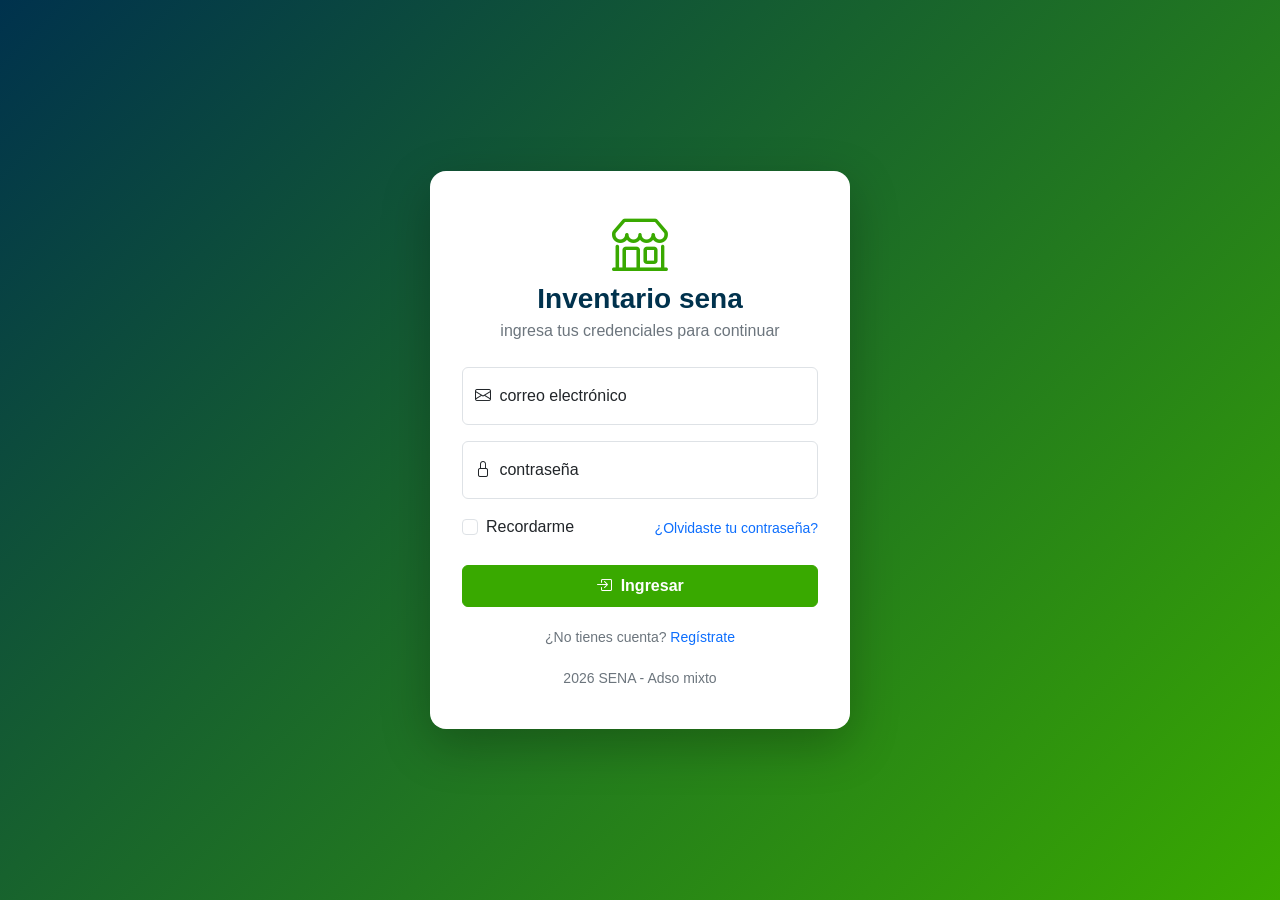
<file: index.html>
<!DOCTYPE html>
<html lang="es">
<head>
    <meta charset="UTF-8">
    <meta name="viewport" content="width=device-width, initial-scale=1.0">
    <title>iniciar sesión inventario adso</title>
    <!--css de boostrap 5.3.3 desde url predeterminada-->
    <link href="https://cdn.jsdelivr.net/npm/bootstrap@5.3.3/dist/css/bootstrap.min.css" rel="stylesheet">
    <link href="css/estilos.css" rel="stylesheet">

        <!--Libreria de iconos bootstrap-->
    <link href="https://cdn.jsdelivr.net/npm/bootstrap-icons@1.11.3/font/bootstrap-icons.min.css" rel="stylesheet">
    <link href="css/estilos.css" rel="stylesheet">
</head>

<body class="login-fondo">

    <main class="login-card">

        <header class="login-encabezado">
            <!-- icono de la tienda -->
            <i class="bi bi-shop display-4 text-sena"></i>

            <h1 class="h3 fw-bold">Inventario sena</h1>

            <p class="text-secondary mb-0">
                ingresa tus credenciales para continuar
            </p>
        </header>

        <form action="dashboard.html" method="get">

            <div class="form-floating mb-3">
                <input type="email" class="form-control" id="correo"
                    placeholder="sena@correo.com" required>

                <label for="correo">
                    <i class="bi bi-envelope me-1"></i>
                    correo electrónico
                </label>
            </div>

            <div class="form-floating mb-3">

                <input type="password" class="form-control" id="clave"
                    placeholder="minimo 6 caracteres"
                    minlength="6" required>

                <label for="clave">
                    <i class="bi bi-lock me-1"></i>
                    contraseña
                </label>

            </div>

            <div class="d-flex justify-content-between align-items-center mb-4">

                <div class="form-check">

                    <input class="form-check-input" type="checkbox" id="recordar">

                    <label class="form-check-label" for="recordar">
                        Recordarme
                    </label>

                </div>

                <a href="#" class="small text-decoration-none">
                    ¿Olvidaste tu contraseña?
                </a>

            </div>

            <button type="submit" class="btn btn-sena w-100 py-2 fw-semibold">
                <i class="bi bi-box-arrow-in-right me-1"></i>
                Ingresar
            </button>

        </form>

        <p class="login-pie">
            ¿No tienes cuenta?
            <a href="registro.html" class="text-decoration-none">Regístrate</a>
        </p>

        <footer class="login-pie">
            2026 SENA - Adso mixto
        </footer>

    </main>

</body>
</html>
</file>
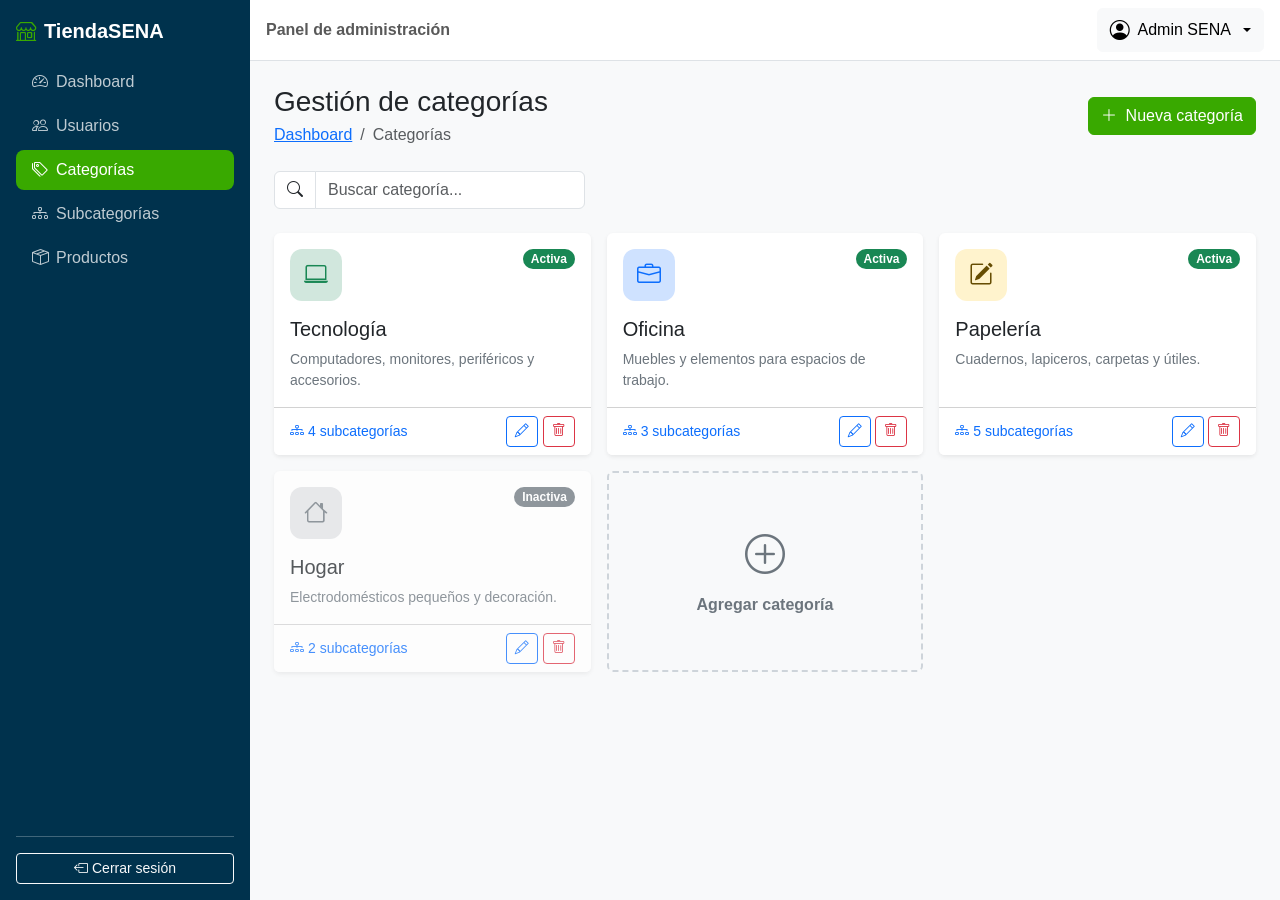
<file: categorias.html>
<!DOCTYPE html> <!-- Documento HTML5. -->
<!-- Raíz en español. -->
<html lang="es">
<!-- Abre la cabecera. -->
<head>
    <!-- Codificación UTF-8. -->
    <meta charset="UTF-8">
    <!-- Diseño adaptable. -->
    <meta name="viewport" content="width=device-width, initial-scale=1.0">
    <!-- Título de la pestaña. Cambia en cada módulo. -->
    <title>Categorías | TiendaSENA</title>
    <!-- CSS de Bootstrap. -->
    <link href="https://cdn.jsdelivr.net/npm/bootstrap@5.3.3/dist/css/bootstrap.min.css" rel="stylesheet">
    <!-- Íconos. -->
    <link href="https://cdn.jsdelivr.net/npm/bootstrap-icons@1.11.3/font/bootstrap-icons.min.css" rel="stylesheet">
    <!-- Nuestros estilos (después de Bootstrap). -->
    <link href="css/estilos.css" rel="stylesheet">
<!-- Cierra la cabecera. -->
</head>
<!-- Fondo gris muy claro para que las tarjetas blancas resalten. -->
<body class="bg-body-tertiary">

    <!-- ===================== MENÚ LATERAL ===================== -->
    <!-- offcanvas-lg: en pantallas menores a lg es un panel oculto que se desliza; desde lg se muestra normal. offcanvas-start lo hace salir por la izquierda. sidebar es nuestra clase. El id lo usa el botón que lo abre. -->
    <aside class="offcanvas-lg offcanvas-start sidebar" tabindex="-1" id="menuLateral" aria-labelledby="tituloMenu">
        <!-- Encabezado del panel; Bootstrap solo lo muestra en celular. -->
        <div class="offcanvas-header border-bottom border-secondary">
            <!-- Nombre del sistema en el panel móvil. -->
            <h5 class="offcanvas-title" id="tituloMenu"><i class="bi bi-shop me-2"></i>TiendaSENA</h5>
            <!-- Botón “X” blanco que cierra el panel. data-bs-target indica cuál panel cerrar. -->
            <button type="button" class="btn-close btn-close-white" data-bs-dismiss="offcanvas" data-bs-target="#menuLateral" aria-label="Cerrar menú"></button>
        <!-- Cierra el encabezado móvil. -->
        </div>
        <!-- Cuerpo del menú: Flexbox en columna para apilar logo, enlaces y botón de salida. -->
        <div class="offcanvas-body d-flex flex-column p-3">
            <!-- Logo que solo se ve en computador (d-none d-lg-flex): en celular ya está en el encabezado del panel. Al hacer clic vuelve al dashboard. -->
            <a href="dashboard.html" class="d-none d-lg-flex align-items-center mb-3 text-white text-decoration-none fs-5 fw-bold">
                <!-- Ícono verde y nombre. -->
                <i class="bi bi-shop me-2 text-sena"></i> TiendaSENA
            <!-- Cierra el logo. -->
            </a>
            <!-- Lista de navegación en columna (flex-column). nav-pills da forma de “píldora” al enlace activo. mb-auto empuja lo que sigue hasta el fondo. -->
            <ul class="nav nav-pills flex-column mb-auto">
                <!-- Enlace al dashboard. active lo resalta en verde y aria-current="page" avisa a los lectores de pantalla que es la página actual. **En cada módulo, el active pasa a su propio enlace.** -->
                <li class="nav-item"><a href="dashboard.html" class="nav-link"><i class="bi bi-speedometer2 me-2"></i>Dashboard</a></li>
                <!-- Enlace al módulo de usuarios (clase 5). -->
                <li class="nav-item"><a href="usuarios.html" class="nav-link"><i class="bi bi-people me-2"></i>Usuarios</a></li>
                <!-- Enlace a categorías (clase 6). -->
                <li class="nav-item"><a href="categorias.html" class="nav-link active" aria-current="page"><i class="bi bi-tags me-2"></i>Categorías</a></li>
                <!-- Enlace a subcategorías (clase 7). -->
                <li class="nav-item"><a href="subcategorias.html" class="nav-link"><i class="bi bi-diagram-3 me-2"></i>Subcategorías</a></li>
                <!-- Enlace a productos (clase 8). -->
                <li class="nav-item"><a href="productos.html" class="nav-link"><i class="bi bi-box-seam me-2"></i>Productos</a></li>
            <!-- Cierra la lista de navegación. -->
            </ul>
            <!-- Línea divisoria. -->
            <hr>
            <!-- Botón que vuelve al login (index.html): así “se cierra la sesión” en el prototipo. -->
            <a href="index.html" class="btn btn-outline-light btn-sm"><i class="bi bi-box-arrow-left me-1"></i>Cerrar sesión</a>
        <!-- Cierra el cuerpo del menú. -->
        </div>
    <!-- Cierra el menú lateral. -->
    </aside>

    <!-- ===================== ZONA DERECHA ===================== -->
    <!-- Nuestra clase contenido aplica el margin-left en computador. -->
    <div class="contenido">

        <!-- Barra superior -->
        <!-- Barra blanca con borde inferior. sticky-top la deja pegada arriba al hacer scroll. -->
        <nav class="navbar bg-white border-bottom px-3 sticky-top">
            <!-- Botón para abrir el menú en celular. d-lg-none lo oculta en computador (allá el menú siempre se ve). data-bs-toggle="offcanvas" + data-bs-target="#menuLateral" abren el panel. -->
            <button class="btn btn-outline-secondary d-lg-none" type="button" data-bs-toggle="offcanvas" data-bs-target="#menuLateral" aria-controls="menuLateral" aria-label="Abrir menú">
                <!-- Ícono de “hamburguesa”. -->
                <i class="bi bi-list"></i>
            <!-- Cierra el botón. -->
            </button>
            <!-- Texto de la barra; se oculta en celulares muy pequeños (d-none d-sm-inline). -->
            <span class="navbar-text fw-semibold d-none d-sm-inline">Panel de administración</span>
            <!-- Menú desplegable del usuario; ms-auto lo empuja a la derecha. -->
            <div class="dropdown ms-auto">
                <!-- Botón que abre el desplegable. dropdown-toggle dibuja la flechita; data-bs-toggle="dropdown" lo hace funcionar. -->
                <button class="btn btn-light dropdown-toggle d-flex align-items-center gap-2" type="button" data-bs-toggle="dropdown" aria-expanded="false">
                    <!-- Ícono de usuario. -->
                    <i class="bi bi-person-circle fs-5"></i>
                    <!-- Nombre del usuario, visible desde tablet. -->
                    <span class="d-none d-md-inline">Admin SENA</span>
                <!-- Cierra el botón. -->
                </button>
                <!-- Lista de opciones. dropdown-menu-end la alinea a la derecha para que no se salga de la pantalla. -->
                <ul class="dropdown-menu dropdown-menu-end shadow">
                    <!-- Encabezado no clicable dentro del menú. -->
                    <li><h6 class="dropdown-header">admin@sena.edu.co</h6></li>
                    <!-- Opción del menú (pantalla aún no construida). -->
                    <li><a class="dropdown-item" href="#"><i class="bi bi-person me-2"></i>Mi perfil</a></li>
                    <!-- Línea separadora. -->
                    <li><hr class="dropdown-divider"></li>
                    <!-- Otra forma de salir, en rojo (text-danger). -->
                    <li><a class="dropdown-item text-danger" href="index.html"><i class="bi bi-box-arrow-left me-2"></i>Cerrar sesión</a></li>
                <!-- Cierra la lista. -->
                </ul>
            <!-- Cierra el desplegable. -->
            </div>
        <!-- Cierra la barra superior. -->
        </nav>

        <!-- Contenido de la página -->
        <!-- Relleno 3 en celular y 4 desde tablet. -->
        <main class="p-3 p-md-4">
<!-- INICIO CONTENIDO -->
            <!-- Encabezado del módulo -->
            <!-- Flexbox con salto de línea en celular. -->
            <div class="d-flex flex-wrap justify-content-between align-items-center gap-2 mb-4">
                <!-- Bloque del título. -->
                <div>
                    <!-- Título. -->
                    <h1 class="h3 mb-1">Gestión de categorías</h1>
                    <!-- Migas de pan. -->
                    <nav aria-label="breadcrumb">
                        <!-- Lista de migas. -->
                        <ol class="breadcrumb mb-0 small">
                            <!-- Enlace al dashboard. -->
                            <li class="breadcrumb-item"><a href="dashboard.html">Dashboard</a></li>
                            <!-- Página actual. -->
                            <li class="breadcrumb-item active" aria-current="page">Categorías</li>
                        <!-- Cierra la lista. -->
                        </ol>
                    <!-- Cierra las migas. -->
                    </nav>
                <!-- Cierra el bloque. -->
                </div>
                <!-- Abre el modal #modalCategoria. -->
                <button type="button" class="btn btn-sena" data-bs-toggle="modal" data-bs-target="#modalCategoria">
                    <!-- Ícono “+” y texto. -->
                    <i class="bi bi-plus-lg me-1"></i> Nueva categoría
                <!-- Cierra el botón. -->
                </button>
            <!-- Cierra el encabezado. -->
            </div>

            <!-- Buscador -->
            <!-- Fila de la rejilla. -->
            <div class="row mb-4">
                <!-- El buscador no ocupa todo el ancho en pantallas grandes. -->
                <div class="col-md-6 col-lg-4">
                    <!-- Grupo de entrada. -->
                    <div class="input-group">
                        <!-- Lupa con fondo blanco. -->
                        <span class="input-group-text bg-white"><i class="bi bi-search"></i></span>
                        <!-- Campo de búsqueda. -->
                        <input type="search" class="form-control" placeholder="Buscar categoría..." aria-label="Buscar categoría">
                    <!-- Cierra el grupo. -->
                    </div>
                <!-- Cierra la columna. -->
                </div>
            <!-- Cierra la fila. -->
            </div>

            <!-- Rejilla de tarjetas -->
            <!-- 1 tarjeta por fila en celular, 2 en tablet y 3 en pantallas grandes. g-3 = espacio entre ellas. -->
            <div class="row row-cols-1 row-cols-md-2 row-cols-xl-3 g-3">
                <!-- Categoría 1. -->
                <div class="col">
                    <!-- Tarjeta; h-100 iguala las alturas de la fila. -->
                    <div class="card border-0 shadow-sm h-100">
                        <!-- Cuerpo. -->
                        <div class="card-body">
                            <!-- Fila superior: ícono a la izquierda, estado a la derecha. -->
                            <div class="d-flex justify-content-between align-items-start mb-3">
                                <!-- Reutilizamos icono-kpi del dashboard. -->
                                <div class="icono-kpi bg-success-subtle text-success"><i class="bi bi-laptop"></i></div>
                                <!-- Estado. -->
                                <span class="badge rounded-pill text-bg-success">Activa</span>
                            <!-- Cierra la fila superior. -->
                            </div>
                            <!-- Nombre de la categoría. -->
                            <h2 class="h5 card-title">Tecnología</h2>
                            <!-- Descripción. -->
                            <p class="card-text text-secondary small mb-0">Computadores, monitores, periféricos y accesorios.</p>
                        <!-- Cierra el cuerpo. -->
                        </div>
                        <!-- Pie: enlace a la izquierda y acciones a la derecha. -->
                        <div class="card-footer bg-white d-flex justify-content-between align-items-center">
                            <!-- Enlace entre módulos: lleva a las subcategorías de esta categoría. -->
                            <a href="subcategorias.html" class="small text-decoration-none"><i class="bi bi-diagram-3 me-1"></i>4 subcategorías</a>
                            <!-- Acciones sin salto de línea. -->
                            <div class="text-nowrap">
                                <!-- Editar: abre el mismo modal del formulario. -->
                                <button type="button" class="btn btn-sm btn-outline-primary" data-bs-toggle="modal" data-bs-target="#modalCategoria" title="Editar"><i class="bi bi-pencil"></i></button>
                                <!-- Eliminar: abre la confirmación. -->
                                <button type="button" class="btn btn-sm btn-outline-danger" data-bs-toggle="modal" data-bs-target="#modalEliminar" title="Eliminar"><i class="bi bi-trash"></i></button>
                            <!-- Cierra las acciones. -->
                            </div>
                        <!-- Cierra el pie. -->
                        </div>
                    <!-- Cierra la tarjeta. -->
                    </div>
                <!-- Cierra la categoría 1. -->
                </div>
                <!-- Categoría 2 (misma estructura). -->
                <div class="col">
                    <!-- Tarjeta. -->
                    <div class="card border-0 shadow-sm h-100">
                        <!-- Cuerpo. -->
                        <div class="card-body">
                            <!-- Fila superior. -->
                            <div class="d-flex justify-content-between align-items-start mb-3">
                                <!-- Ícono de maletín. -->
                                <div class="icono-kpi bg-primary-subtle text-primary"><i class="bi bi-briefcase"></i></div>
                                <!-- Estado. -->
                                <span class="badge rounded-pill text-bg-success">Activa</span>
                            <!-- Cierra la fila. -->
                            </div>
                            <!-- Nombre. -->
                            <h2 class="h5 card-title">Oficina</h2>
                            <!-- Descripción. -->
                            <p class="card-text text-secondary small mb-0">Muebles y elementos para espacios de trabajo.</p>
                        <!-- Cierra el cuerpo. -->
                        </div>
                        <!-- Pie. -->
                        <div class="card-footer bg-white d-flex justify-content-between align-items-center">
                            <!-- Enlace a subcategorías. -->
                            <a href="subcategorias.html" class="small text-decoration-none"><i class="bi bi-diagram-3 me-1"></i>3 subcategorías</a>
                            <!-- Acciones. -->
                            <div class="text-nowrap">
                                <!-- Editar. -->
                                <button type="button" class="btn btn-sm btn-outline-primary" data-bs-toggle="modal" data-bs-target="#modalCategoria" title="Editar"><i class="bi bi-pencil"></i></button>
                                <!-- Eliminar. -->
                                <button type="button" class="btn btn-sm btn-outline-danger" data-bs-toggle="modal" data-bs-target="#modalEliminar" title="Eliminar"><i class="bi bi-trash"></i></button>
                            <!-- Cierra las acciones. -->
                            </div>
                        <!-- Cierra el pie. -->
                        </div>
                    <!-- Cierra la tarjeta. -->
                    </div>
                <!-- Cierra la categoría 2. -->
                </div>
                <!-- Categoría 3. -->
                <div class="col">
                    <!-- Tarjeta. -->
                    <div class="card border-0 shadow-sm h-100">
                        <!-- Cuerpo. -->
                        <div class="card-body">
                            <!-- Fila superior. -->
                            <div class="d-flex justify-content-between align-items-start mb-3">
                                <!-- Ícono de papelería. -->
                                <div class="icono-kpi bg-warning-subtle text-warning-emphasis"><i class="bi bi-pencil-square"></i></div>
                                <!-- Estado. -->
                                <span class="badge rounded-pill text-bg-success">Activa</span>
                            <!-- Cierra la fila. -->
                            </div>
                            <!-- Nombre. -->
                            <h2 class="h5 card-title">Papelería</h2>
                            <!-- Descripción. -->
                            <p class="card-text text-secondary small mb-0">Cuadernos, lapiceros, carpetas y útiles.</p>
                        <!-- Cierra el cuerpo. -->
                        </div>
                        <!-- Pie. -->
                        <div class="card-footer bg-white d-flex justify-content-between align-items-center">
                            <!-- Enlace a subcategorías. -->
                            <a href="subcategorias.html" class="small text-decoration-none"><i class="bi bi-diagram-3 me-1"></i>5 subcategorías</a>
                            <!-- Acciones. -->
                            <div class="text-nowrap">
                                <!-- Editar. -->
                                <button type="button" class="btn btn-sm btn-outline-primary" data-bs-toggle="modal" data-bs-target="#modalCategoria" title="Editar"><i class="bi bi-pencil"></i></button>
                                <!-- Eliminar. -->
                                <button type="button" class="btn btn-sm btn-outline-danger" data-bs-toggle="modal" data-bs-target="#modalEliminar" title="Eliminar"><i class="bi bi-trash"></i></button>
                            <!-- Cierra las acciones. -->
                            </div>
                        <!-- Cierra el pie. -->
                        </div>
                    <!-- Cierra la tarjeta. -->
                    </div>
                <!-- Cierra la categoría 3. -->
                </div>
                <!-- Categoría 4 (inactiva). -->
                <div class="col">
                    <!-- opacity-75 la ve un poco transparente: comunica que está inactiva. -->
                    <div class="card border-0 shadow-sm h-100 opacity-75">
                        <!-- Cuerpo. -->
                        <div class="card-body">
                            <!-- Fila superior. -->
                            <div class="d-flex justify-content-between align-items-start mb-3">
                                <!-- Ícono gris. -->
                                <div class="icono-kpi bg-secondary-subtle text-secondary"><i class="bi bi-house"></i></div>
                                <!-- Estado inactivo en gris. -->
                                <span class="badge rounded-pill text-bg-secondary">Inactiva</span>
                            <!-- Cierra la fila. -->
                            </div>
                            <!-- Nombre. -->
                            <h2 class="h5 card-title">Hogar</h2>
                            <!-- Descripción. -->
                            <p class="card-text text-secondary small mb-0">Electrodomésticos pequeños y decoración.</p>
                        <!-- Cierra el cuerpo. -->
                        </div>
                        <!-- Pie. -->
                        <div class="card-footer bg-white d-flex justify-content-between align-items-center">
                            <!-- Enlace. -->
                            <a href="subcategorias.html" class="small text-decoration-none"><i class="bi bi-diagram-3 me-1"></i>2 subcategorías</a>
                            <!-- Acciones. -->
                            <div class="text-nowrap">
                                <!-- Editar. -->
                                <button type="button" class="btn btn-sm btn-outline-primary" data-bs-toggle="modal" data-bs-target="#modalCategoria" title="Editar"><i class="bi bi-pencil"></i></button>
                                <!-- Eliminar. -->
                                <button type="button" class="btn btn-sm btn-outline-danger" data-bs-toggle="modal" data-bs-target="#modalEliminar" title="Eliminar"><i class="bi bi-trash"></i></button>
                            <!-- Cierra las acciones. -->
                            </div>
                        <!-- Cierra el pie. -->
                        </div>
                    <!-- Cierra la tarjeta. -->
                    </div>
                <!-- Cierra la categoría 4. -->
                </div>
                <!-- Última celda: la tarjeta para agregar. -->
                <div class="col">
                    <!-- Un <button> con aspecto de tarjeta (card + nuestra tarjeta-agregar). Flexbox en columna centra el contenido. También abre el modal. -->
                    <button type="button" class="card tarjeta-agregar w-100 h-100 d-flex flex-column align-items-center justify-content-center" data-bs-toggle="modal" data-bs-target="#modalCategoria">
                        <!-- Ícono “+” grande. -->
                        <i class="bi bi-plus-circle fs-1"></i>
                        <!-- Texto. -->
                        <span class="fw-semibold mt-2">Agregar categoría</span>
                    <!-- Cierra el botón-tarjeta. -->
                    </button>
                <!-- Cierra la celda. -->
                </div>
            <!-- Cierra la rejilla. -->
            </div>

            <!-- Modal: crear / editar categoría -->
            <!-- Modal oculto. -->
            <div class="modal fade" id="modalCategoria" tabindex="-1" aria-labelledby="tituloModalCategoria" aria-hidden="true">
                <!-- Tamaño normal, centrado. -->
                <div class="modal-dialog modal-dialog-centered">
                    <!-- Contenido. -->
                    <div class="modal-content">
                        <!-- Encabezado. -->
                        <div class="modal-header">
                            <!-- Título. -->
                            <h2 class="modal-title fs-5" id="tituloModalCategoria"><i class="bi bi-tag me-2"></i>Datos de la categoría</h2>
                            <!-- Cerrar. -->
                            <button type="button" class="btn-close" data-bs-dismiss="modal" aria-label="Cerrar"></button>
                        <!-- Cierra el encabezado. -->
                        </div>
                        <!-- Cuerpo. -->
                        <div class="modal-body">
                            <!-- Formulario de una sola columna. -->
                            <form>
                                <!-- Grupo con margen inferior. -->
                                <div class="mb-3">
                                    <!-- Etiqueta. -->
                                    <label for="catNombre" class="form-label">Nombre</label>
                                    <!-- maxlength="50" impide escribir más de 50 caracteres. -->
                                    <input type="text" class="form-control" id="catNombre" placeholder="Ej: Tecnología" maxlength="50" required>
                                <!-- Cierra el grupo. -->
                                </div>
                                <!-- Grupo. -->
                                <div class="mb-3">
                                    <!-- Etiqueta. -->
                                    <label for="catDescripcion" class="form-label">Descripción</label>
                                    <!-- Área de texto de 3 líneas con estilo form-control. -->
                                    <textarea class="form-control" id="catDescripcion" rows="3" placeholder="¿Qué productos incluye?"></textarea>
                                <!-- Cierra el grupo. -->
                                </div>
                                <!-- Grupo de selección de color. -->
                                <div class="mb-3">
                                    <!-- Etiqueta general (d-block la pone en su propia línea). -->
                                    <span class="form-label d-block">Color de la tarjeta</span>
                                    <!-- btn-check oculta el botón de opción (radio)… Todos comparten name="catColor", así solo uno puede estar marcado. -->
                                    <input type="radio" class="btn-check" name="catColor" id="colorVerde" checked>
                                    <!-- …y su label se ve como botón. Al marcarlo, el botón se rellena. -->
                                    <label class="btn btn-outline-success btn-sm" for="colorVerde">Verde</label>
                                    <!-- Segunda opción. -->
                                    <input type="radio" class="btn-check" name="catColor" id="colorAzul">
                                    <!-- Botón azul. -->
                                    <label class="btn btn-outline-primary btn-sm" for="colorAzul">Azul</label>
                                    <!-- Tercera opción. -->
                                    <input type="radio" class="btn-check" name="catColor" id="colorAmarillo">
                                    <!-- Botón amarillo. -->
                                    <label class="btn btn-outline-warning btn-sm" for="colorAmarillo">Amarillo</label>
                                <!-- Cierra el grupo. -->
                                </div>
                                <!-- Interruptor de estado. -->
                                <div class="form-check form-switch">
                                    <!-- Encendido por defecto. -->
                                    <input class="form-check-input" type="checkbox" role="switch" id="catActiva" checked>
                                    <!-- Etiqueta. -->
                                    <label class="form-check-label" for="catActiva">Categoría activa</label>
                                <!-- Cierra el interruptor. -->
                                </div>
                            <!-- Cierra el formulario. -->
                            </form>
                        <!-- Cierra el cuerpo. -->
                        </div>
                        <!-- Pie. -->
                        <div class="modal-footer">
                            <!-- Cancelar. -->
                            <button type="button" class="btn btn-secondary" data-bs-dismiss="modal">Cancelar</button>
                            <!-- Guardar (en el prototipo solo cierra). -->
                            <button type="button" class="btn btn-sena" data-bs-dismiss="modal"><i class="bi bi-save me-1"></i>Guardar</button>
                        <!-- Cierra el pie. -->
                        </div>
                    <!-- Cierra el contenido. -->
                    </div>
                <!-- Cierra el diálogo. -->
                </div>
            <!-- Cierra el modal. -->
            </div>

            <!-- Modal: confirmar eliminación -->
            <!-- Modal de confirmación. -->
            <div class="modal fade" id="modalEliminar" tabindex="-1" aria-labelledby="tituloModalEliminar" aria-hidden="true">
                <!-- Pequeño y centrado. -->
                <div class="modal-dialog modal-dialog-centered modal-sm">
                    <!-- Contenido. -->
                    <div class="modal-content">
                        <!-- Cuerpo centrado. -->
                        <div class="modal-body text-center p-4">
                            <!-- Ícono de advertencia. -->
                            <i class="bi bi-exclamation-triangle text-danger display-5"></i>
                            <!-- Pregunta. -->
                            <h2 class="h5 mt-3" id="tituloModalEliminar">¿Eliminar esta categoría?</h2>
                            <!-- Avisa la consecuencia en cadena (relación categoría → subcategoría). -->
                            <p class="text-secondary small mb-0">También se eliminarán sus subcategorías.</p>
                        <!-- Cierra el cuerpo. -->
                        </div>
                        <!-- Pie centrado. -->
                        <div class="modal-footer justify-content-center border-0 pt-0">
                            <!-- Cancelar. -->
                            <button type="button" class="btn btn-light" data-bs-dismiss="modal">Cancelar</button>
                            <!-- Confirmar. -->
                            <button type="button" class="btn btn-danger" data-bs-dismiss="modal">Sí, eliminar</button>
                        <!-- Cierra el pie. -->
                        </div>
                    <!-- Cierra el contenido. -->
                    </div>
                <!-- Cierra el diálogo. -->
                </div>
            <!-- Cierra el modal. -->
            </div>
<!-- FIN CONTENIDO -->
        <!-- Cierra el contenido. -->
        </main>
    <!-- Cierra la zona derecha. -->
    </div>

    <!-- JavaScript de Bootstrap: necesario para el menú deslizable, el desplegable del usuario y los modales. -->
    <script src="https://cdn.jsdelivr.net/npm/bootstrap@5.3.3/dist/js/bootstrap.bundle.min.js"></script>
<!-- Cierra el cuerpo. -->
</body>
<!-- Cierra el documento. -->
</html>
</file>
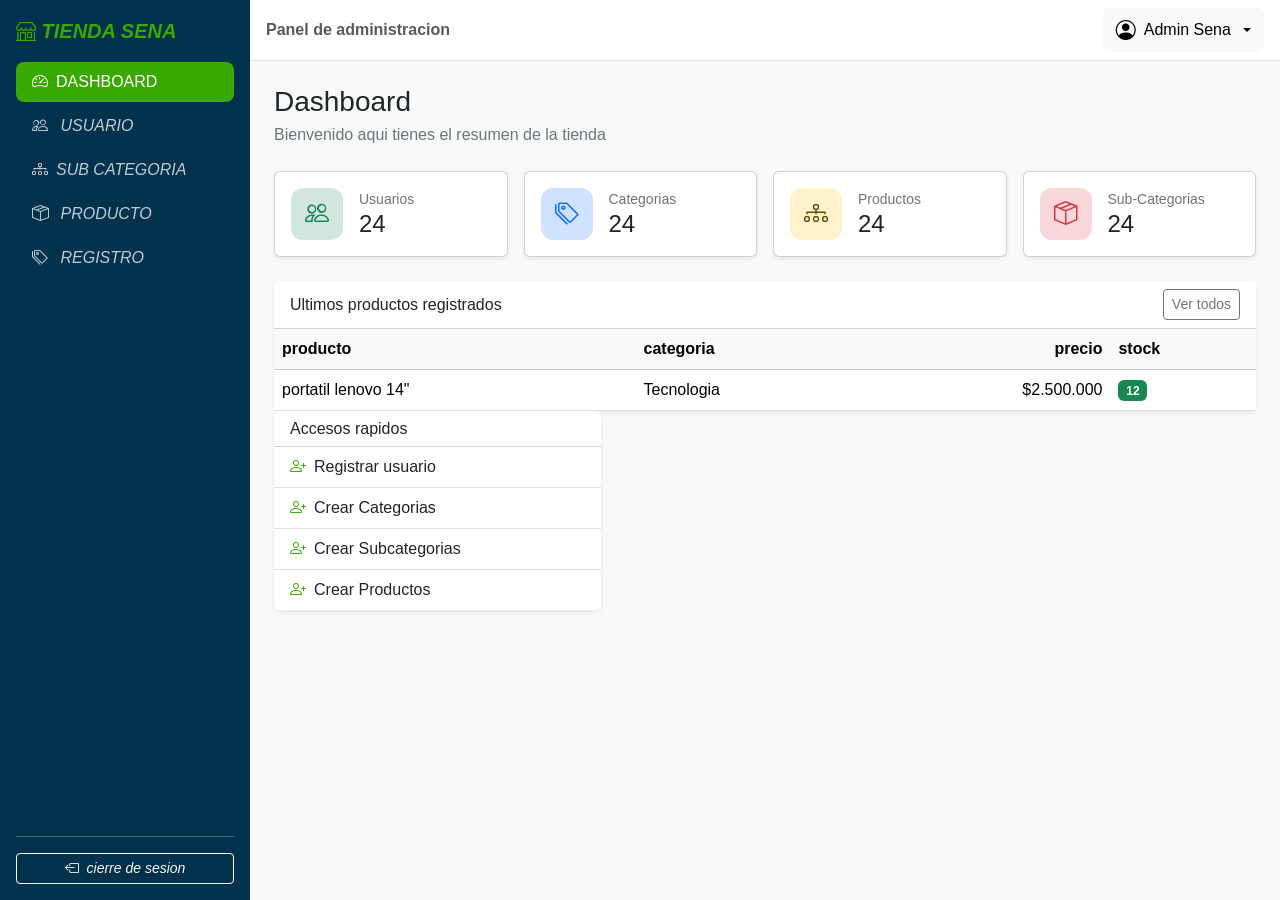
<file: dashboard.html>
<!DOCTYPE html>
<html lang="es">
<head>
    <meta charset="UTF-8">
    <meta name="viewport" content="width=device-width, initial-scale=1.0">
    <title>iniciar sesión inventario adso</title>
    <!--css de boostrap 5.3.3 desde url predeterminada-->
    <link href="https://cdn.jsdelivr.net/npm/bootstrap@5.3.3/dist/css/bootstrap.min.css" rel="stylesheet">
    <link href="https://cdn.jsdelivr.net/npm/bootstrap-icons@1.11.3/font/bootstrap-icons.min.css" rel="stylesheet">
    <link href="css/estilos.css" rel="stylesheet">
</head>
<body class="bg-body-tertiary">
    <!--menu lateral-->
    <!--offcanvas en pantallas menores al lg es un panel oculto que se deslizas -->
    <!--desde el lg se muestra normal. offcanvas-start lo hace salir por la izquieda .siderbar es muesttra la clase el id usa el boton que lo sabe-->
    <aside class="offcanvas-lg offcanvas-start sidebar"
    tabindex="-1" id="menulateral" aria-labelledby="titulomenu">
    <div class="offcanvas-header border-bottom border-secondary">
        <h5 class="offcanvas-title" id="titulomenu">
            <i class="bi bi-shop me-2">tienda sena</i>
        </h5>
        <button type="button" class="btn-close btn-close-white"
        data-bs-dismiss="offcanvas"
        data-bs-target="#menulateral"
        aria-label="cerrar menu"></button> 
    </div>
    <div class="offcanvas-body flex-column p-3">
        <a href="dashboard.html" class="d-none d-lg-flex align-items-center mb-3 text-white text-decoration-none fs-5 fw-bold">
            <i class="bi bi-shop me-2 text-sena"> TIENDA SENA</i>
        </a>
        <!---LISTA DE NAVEGACION EN COLUMNA-->
        <ul class="nav nav-pills flex-column mb-auto">
            <!--enlase al dashboard active resalta el verde y ara-cuurrent="page" abisa alos lectores de pantalla que es la pagina actual
            en cada modul es active pasa  su propio enlase-->
            <li class="nav-item">
                <a href="dashboard.html" class="nav-link active" aria-current="page">
                    <i class="bi bi-speedometer2 me-2"></i>DASHBOARD
                </a>
            </li>
            <li class="nav-item"><a href="usuarios.html" class="nav-link">
                <i class="bi bi-people me-2"></i> <i>USUARIO</i></a>
            </li>
             <li class="nav-item"><a href="subcategorias.html" class="nav-link">
                <i class="bi bi-diagram-3 me-2"></i><i>SUB CATEGORIA</i></a>
            </li>
             <li class="nav-item"><a href="productos.html" class="nav-link">
                <i class="bi bi-box-seam me-2"></i> <i>PRODUCTO</i></a>
            </li>
              <li class="nav-item"><a href="regitro.html" class="nav-link">
                <i class="bi bi-tags me-2"></i> <i>REGISTRO</i></a>
            </li>

        </ul>
        <hr>
        <!--EL BOTON QUE BUELVE LA LOGIN ASI SE CIERRRA LA SESION-->
        <a href="index.html" class="btn btn-outline-light btn-sm">
            <i class="bi bi-box-arrow-left me-1"></i>
            <i>cierre de sesion</i>
        </a>
    </div>
    <!--cierra el menu lateral-->
    </aside>
    <!--zona derecha del dashboard-->
    <div class="contenido">
        <!--barra superior-->
        <!--barra blanca con borde inferior, la deja pegada arriba al hacer scroll-->
        <nav class="navbar bg-white border-bottom px-3 sticky-top">
            <!--boton para abrir el menu en celular lo oculta el computador el menu siempre se ve-->
            <button class="btn btn-outline-secondary d-lg-none" 
            type="button" 
            data-bs-toggle="offcanvas"
            data-bs-target="#menulateral"
            aria-controls="menulateral"
            aria-label="Abrir menu">
            <!--icono de menu hamburguesa-->
            <i class="bi bi-list"></i>

        </button>
        <!--texto de la barra se oculta en celulares muy pequeños-->
        <span class="navbar-text fw-semibold d-none d-sm-inline">Panel de administracion</span>
        <!--menu desplegable del usuario lo empuja a la derecha-->

        <div class="dropdown ms-auto">
            <!--boton que abre el desplegable-->
            <button class="btn btn-light dropdown-toggle d-flex align-items-center gap-2" 
            type="button" 
            data-bs-toggle="dropdown" 
            aria-expanded="false">
            <!--icono de usuario-->
            <i class="bi bi-person-circle fs-5"></i>
            <!--nombre de usuario visible en tablet-->
            <span class="d-none d-md-inline">Admin Sena</span>

            </button>
            <!--lista de opciones alinea a la derecha para no se salga de la pantalla-->
            <ul class="dropdown-menu dropdown-menu-end shadow">
                <!--Encabezado cliqueable dentro del menu-->
                <li><h6 class="dropdown-header">admin@sena.edu.co</h6></li>
                <!--opcion del menu-->
                <li><a class="dropdown-item" href="#"><i class="bi bi-person me-2"></i>Mi perfil</a></li>
                <li><a class="dropdown-item text-danger" href="index.html"><i class="bi bi-box-arrow-left me-2"></i>Cerrar Sesion</a></li>
            </ul>

        </div>


        </nav>

        <!--contenido de la pagina-->
        <main class="p-3 p-md-4">
            <!--inicio del contenido-->
            <!--bloque del titulo con marguen inferior-->
            <div class="mb-4">
                <!--titulo de la pagina-->
                <h1 class="h3 mb-1">Dashboard</h1>
                <!--subtitulo en gris-->
                <p class="text-secondary mb-0">Bienvenido aqui tienes el resumen de la tienda</p>


            </div>
            <!--tarjetas de indicadores-->
            <div class="row row-cols-1 row-cols-sm-2 row-cols-xl-4 g-3 mb-4">
                <!--columna 1-->
                <div class="col">
                    <!--tarjeta con nuestra franja verde y animacion-->
                    <div class="card tarjetas-kpi shadow-sm h-100">
                        <!--cuerpo con flexbox icono y texto lado a lado separados-->
                        <div class="card-body d-flex align-items-center gap-3">
                            <!--cuadro del icono fondo verde suave icono verde-->
                            <div class="icono-kpi bg-success-subtle text-success">
                                <i class="bi bi-people"></i>
                            </div>
                            <div>
                                <!--nombre del indicador-->
                                <p class="text-secondary small mb-0">Usuarios</p>
                                <!--valor de ejemplo del indicador-->
                                <h2 class="h4 mb-0">24</h2>
                                <!--cierre del bloque de texto-->
                            </div>
                            <!--link estira este enlace sobre toda la tarjeta un clic en cualquier parte
                            lleva al modulo-->
                            <a href="usuarios.html"
                            class="stretched-link" aria-label="ir a usuarios"></a>
                        </div>
                    </div>

                </div>




                <!--columna 2-->
                <div class="col">
                    <!--tarjeta con nuestra franja verde y animacion-->
                    <div class="card tarjetas-kpi shadow-sm h-100">
                        <!--cuerpo con flexbox icono y texto lado a lado separados-->
                        <div class="card-body d-flex align-items-center gap-3">
                            <!--cuadro del icono fondo verde suave icono verde-->
                            <div class="icono-kpi bg-primary-subtle text-primary">
                                <i class="bi bi-tags"></i>
                            </div>
                            <div>
                                <!--nombre del indicador-->
                                <p class="text-secondary small mb-0">Categorias</p>
                                <!--valor de ejemplo del indicador-->
                                <h2 class="h4 mb-0">24</h2>
                                <!--cierre del bloque de texto-->
                            </div>
                            <!--link estira este enlace sobre toda la tarjeta un clic en cualquier parte
                            lleva al modulo-->
                            <a href="categorias.html"
                            class="stretched-link" aria-label="ir a categorias"></a>
                        </div>
                    </div>

                </div>





                <div class="col">
                    <!--tarjeta con nuestra franja verde y animacion-->
                    <div class="card tarjetas-kpi shadow-sm h-100">
                        <!--cuerpo con flexbox icono y texto lado a lado separados-->
                        <div class="card-body d-flex align-items-center gap-3">
                            <!--cuadro del icono fondo verde suave icono verde-->
                            <div class="icono-kpi bg-warning-subtle text-warning-emphasis">
                                <i class="bi bi-diagram-3"></i>
                            </div>
                            <div>
                                <!--nombre del indicador-->
                                <p class="text-secondary small mb-0">Productos</p>
                                <!--valor de ejemplo del indicador-->
                                <h2 class="h4 mb-0">24</h2>
                                <!--cierre del bloque de texto-->
                            </div>
                            <!--link estira este enlace sobre toda la tarjeta un clic en cualquier parte
                            lleva al modulo-->
                            <a href="productos.html"
                            class="stretched-link" aria-label="ir a categorias"></a>
                        </div>
                    </div>

                </div>





         <div class="col">
                    <!--tarjeta con nuestra franja verde y animacion-->
                    <div class="card tarjetas-kpi shadow-sm h-100">
                        <!--cuerpo con flexbox icono y texto lado a lado separados-->
                        <div class="card-body d-flex align-items-center gap-3">
                            <!--cuadro del icono fondo verde suave icono verde-->
                            <div class="icono-kpi bg-danger-subtle text-danger">
                                <i class="bi bi-box-seam"></i>
                            </div>
                            <div>
                                <!--nombre del indicador-->
                                <p class="text-secondary small mb-0">Sub-Categorias</p>
                                <!--valor de ejemplo del indicador-->
                                <h2 class="h4 mb-0">24</h2>
                                <!--cierre del bloque de texto-->
                            </div>
                            <!--link estira este enlace sobre toda la tarjeta un clic en cualquier parte
                            lleva al modulo-->
                            <a href="subcategorias.html"
                            class="stretched-link" aria-label="ir a categorias"></a>
                        </div>
                    </div>

                </div>



            </div>

            <div class="card border-0 shadow-sm h-100">
                <!--encabezado de la tarjeta con titulo y enlace a los lados-->
                <div class="card-header bg-white d-flex justify-content-between align-items-center">
                    <!--Titulo pequeño-->
                    <h2 class="h6 mb-0">Ultimos productos registrados</h2>
                    <!--boton que lleva al modulo productos-->
                    <a href="productos.html" class="btn btn-sm btn-outline-secondary">Ver todos</a>

                </div>

                <!--permite desplazar la tabla en celular-->
                <div class="table-responsive">
                    <table class="table table-hover align-middle mb-0">
                        <thead class="table-light">
                            <tr><th>producto</th><th>categoria</th><th class="text-end">precio</th><th>stock</th></tr>
                        </thead>

                        <!--cuerpo de la tabla-->
                        <tbody>
                            <tr><td>portatil lenovo 14"</td><td>Tecnologia</td>
                            <td class="text-end">$2.500.000</td><td><span class="badge text-bg-success">12</span></td></tr>
                        </tbody>
                    </table>
                </div>

            </div>

            <div class="col-lg-4">
                <!--tarjeta-->
                <div class="card border-0 shadow-sm h-100">
                    <div class="card-header bg-white"><h2 class="h6 mb-0">Accesos rapidos</h2></div>
                    <div class="list-group list-group-flush">
                        <a href="usuarios.html" class="list-group-item list-group-item-action"><i class="bi bi-person-plus me-2 text-sena"></i>Registrar usuario</a>

                            <a href="categorias.html" class="list-group-item list-group-item-action"><i class="bi bi-person-plus me-2 text-sena"></i>Crear Categorias</a>

                            <a href="subcategorias.html" class="list-group-item list-group-item-action"><i class="bi bi-person-plus me-2 text-sena"></i>Crear Subcategorias</a>

                            <a href="productos.html" class="list-group-item list-group-item-action"><i class="bi bi-person-plus me-2 text-sena"></i>Crear Productos</a>

                            
                    </div>
                </div>
            </div>

    

        </main>

    </div>


    <!--javascript con bootstrap necesario para el menu deslizable-->
    <script src="https://cdn.jsdelivr.net/npm/bootstrap@5.3.3/dist/js/bootstrap.bundle.min.js"></script>

</body>
</html>
</file>
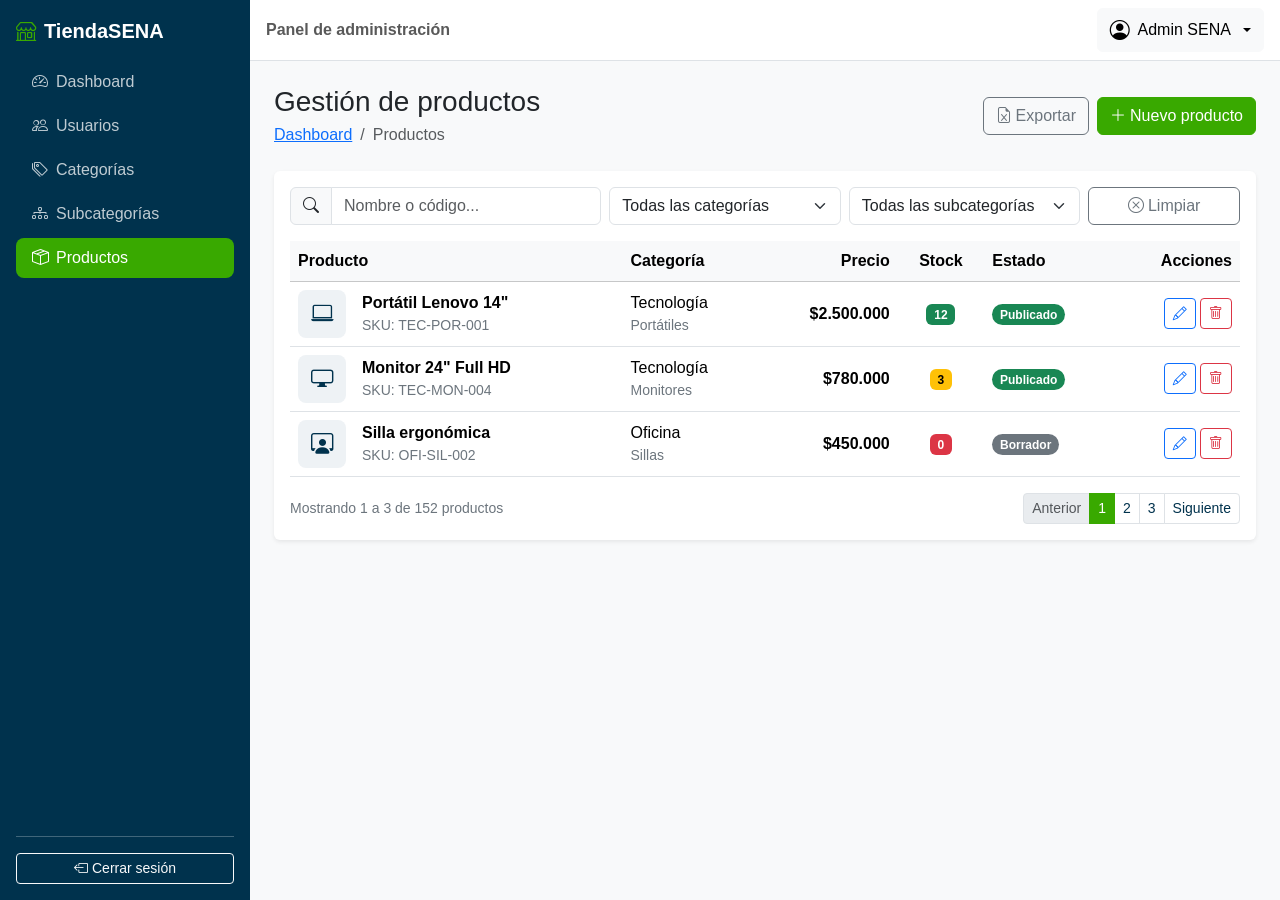
<file: productos.html>
<!DOCTYPE html> <!-- Documento HTML5. -->
<!-- Raíz en español. -->
<html lang="es">
<!-- Abre la cabecera. -->
<head>
    <!-- Codificación UTF-8. -->
    <meta charset="UTF-8">
    <!-- Diseño adaptable. -->
    <meta name="viewport" content="width=device-width, initial-scale=1.0">
    <!-- Título de la pestaña. Cambia en cada módulo. -->
    <title>Productos | TiendaSENA</title>
    <!-- CSS de Bootstrap. -->
    <link href="https://cdn.jsdelivr.net/npm/bootstrap@5.3.3/dist/css/bootstrap.min.css" rel="stylesheet">
    <!-- Íconos. -->
    <link href="https://cdn.jsdelivr.net/npm/bootstrap-icons@1.11.3/font/bootstrap-icons.min.css" rel="stylesheet">
    <!-- Nuestros estilos (después de Bootstrap). -->
    <link href="css/estilos.css" rel="stylesheet">
<!-- Cierra la cabecera. -->
</head>
<!-- Fondo gris muy claro para que las tarjetas blancas resalten. -->
<body class="bg-body-tertiary">

    <!-- ===================== MENÚ LATERAL ===================== -->
    <!-- offcanvas-lg: en pantallas menores a lg es un panel oculto que se desliza; desde lg se muestra normal. offcanvas-start lo hace salir por la izquierda. sidebar es nuestra clase. El id lo usa el botón que lo abre. -->
    <aside class="offcanvas-lg offcanvas-start sidebar" tabindex="-1" id="menuLateral" aria-labelledby="tituloMenu">
        <!-- Encabezado del panel; Bootstrap solo lo muestra en celular. -->
        <div class="offcanvas-header border-bottom border-secondary">
            <!-- Nombre del sistema en el panel móvil. -->
            <h5 class="offcanvas-title" id="tituloMenu"><i class="bi bi-shop me-2"></i>TiendaSENA</h5>
            <!-- Botón “X” blanco que cierra el panel. data-bs-target indica cuál panel cerrar. -->
            <button type="button" class="btn-close btn-close-white" data-bs-dismiss="offcanvas" data-bs-target="#menuLateral" aria-label="Cerrar menú"></button>
        <!-- Cierra el encabezado móvil. -->
        </div>
        <!-- Cuerpo del menú: Flexbox en columna para apilar logo, enlaces y botón de salida. -->
        <div class="offcanvas-body d-flex flex-column p-3">
            <!-- Logo que solo se ve en computador (d-none d-lg-flex): en celular ya está en el encabezado del panel. Al hacer clic vuelve al dashboard. -->
            <a href="dashboard.html" class="d-none d-lg-flex align-items-center mb-3 text-white text-decoration-none fs-5 fw-bold">
                <!-- Ícono verde y nombre. -->
                <i class="bi bi-shop me-2 text-sena"></i> TiendaSENA
            <!-- Cierra el logo. -->
            </a>
            <!-- Lista de navegación en columna (flex-column). nav-pills da forma de “píldora” al enlace activo. mb-auto empuja lo que sigue hasta el fondo. -->
            <ul class="nav nav-pills flex-column mb-auto">
                <!-- Enlace al dashboard. active lo resalta en verde y aria-current="page" avisa a los lectores de pantalla que es la página actual. **En cada módulo, el active pasa a su propio enlace.** -->
                <li class="nav-item"><a href="dashboard.html" class="nav-link"><i class="bi bi-speedometer2 me-2"></i>Dashboard</a></li>
                <!-- Enlace al módulo de usuarios (clase 5). -->
                <li class="nav-item"><a href="usuarios.html" class="nav-link"><i class="bi bi-people me-2"></i>Usuarios</a></li>
                <!-- Enlace a categorías (clase 6). -->
                <li class="nav-item"><a href="categorias.html" class="nav-link"><i class="bi bi-tags me-2"></i>Categorías</a></li>
                <!-- Enlace a subcategorías (clase 7). -->
                <li class="nav-item"><a href="subcategorias.html" class="nav-link"><i class="bi bi-diagram-3 me-2"></i>Subcategorías</a></li>
                <!-- Enlace a productos (clase 8). -->
                <li class="nav-item"><a href="productos.html" class="nav-link active" aria-current="page"><i class="bi bi-box-seam me-2"></i>Productos</a></li>
            <!-- Cierra la lista de navegación. -->
            </ul>
            <!-- Línea divisoria. -->
            <hr>
            <!-- Botón que vuelve al login (index.html): así “se cierra la sesión” en el prototipo. -->
            <a href="index.html" class="btn btn-outline-light btn-sm"><i class="bi bi-box-arrow-left me-1"></i>Cerrar sesión</a>
        <!-- Cierra el cuerpo del menú. -->
        </div>
    <!-- Cierra el menú lateral. -->
    </aside>

    <!-- ===================== ZONA DERECHA ===================== -->
    <!-- Nuestra clase contenido aplica el margin-left en computador. -->
    <div class="contenido">

        <!-- Barra superior -->
        <!-- Barra blanca con borde inferior. sticky-top la deja pegada arriba al hacer scroll. -->
        <nav class="navbar bg-white border-bottom px-3 sticky-top">
            <!-- Botón para abrir el menú en celular. d-lg-none lo oculta en computador (allá el menú siempre se ve). data-bs-toggle="offcanvas" + data-bs-target="#menuLateral" abren el panel. -->
            <button class="btn btn-outline-secondary d-lg-none" type="button" data-bs-toggle="offcanvas" data-bs-target="#menuLateral" aria-controls="menuLateral" aria-label="Abrir menú">
                <!-- Ícono de “hamburguesa”. -->
                <i class="bi bi-list"></i>
            <!-- Cierra el botón. -->
            </button>
            <!-- Texto de la barra; se oculta en celulares muy pequeños (d-none d-sm-inline). -->
            <span class="navbar-text fw-semibold d-none d-sm-inline">Panel de administración</span>
            <!-- Menú desplegable del usuario; ms-auto lo empuja a la derecha. -->
            <div class="dropdown ms-auto">
                <!-- Botón que abre el desplegable. dropdown-toggle dibuja la flechita; data-bs-toggle="dropdown" lo hace funcionar. -->
                <button class="btn btn-light dropdown-toggle d-flex align-items-center gap-2" type="button" data-bs-toggle="dropdown" aria-expanded="false">
                    <!-- Ícono de usuario. -->
                    <i class="bi bi-person-circle fs-5"></i>
                    <!-- Nombre del usuario, visible desde tablet. -->
                    <span class="d-none d-md-inline">Admin SENA</span>
                <!-- Cierra el botón. -->
                </button>
                <!-- Lista de opciones. dropdown-menu-end la alinea a la derecha para que no se salga de la pantalla. -->
                <ul class="dropdown-menu dropdown-menu-end shadow">
                    <!-- Encabezado no clicable dentro del menú. -->
                    <li><h6 class="dropdown-header">admin@sena.edu.co</h6></li>
                    <!-- Opción del menú (pantalla aún no construida). -->
                    <li><a class="dropdown-item" href="#"><i class="bi bi-person me-2"></i>Mi perfil</a></li>
                    <!-- Línea separadora. -->
                    <li><hr class="dropdown-divider"></li>
                    <!-- Otra forma de salir, en rojo (text-danger). -->
                    <li><a class="dropdown-item text-danger" href="index.html"><i class="bi bi-box-arrow-left me-2"></i>Cerrar sesión</a></li>
                <!-- Cierra la lista. -->
                </ul>
            <!-- Cierra el desplegable. -->
            </div>
        <!-- Cierra la barra superior. -->
        </nav>

        <!-- Contenido de la página -->
        <!-- Relleno 3 en celular y 4 desde tablet. -->
        <main class="p-3 p-md-4">
<!-- INICIO CONTENIDO -->
            <!-- Encabezado del módulo -->
            <!-- Flexbox con salto de línea. -->
            <div class="d-flex flex-wrap justify-content-between align-items-center gap-2 mb-4">
                <!-- Bloque del título. -->
                <div>
                    <!-- Título. -->
                    <h1 class="h3 mb-1">Gestión de productos</h1>
                    <!-- Migas de pan. -->
                    <nav aria-label="breadcrumb">
                        <!-- Lista. -->
                        <ol class="breadcrumb mb-0 small">
                            <!-- Nivel 1. -->
                            <li class="breadcrumb-item"><a href="dashboard.html">Dashboard</a></li>
                            <!-- Nivel actual. -->
                            <li class="breadcrumb-item active" aria-current="page">Productos</li>
                        <!-- Cierra la lista. -->
                        </ol>
                    <!-- Cierra las migas. -->
                    </nav>
                <!-- Cierra el bloque. -->
                </div>
                <!-- Grupo de dos botones con espacio entre ellos. -->
                <div class="d-flex gap-2">
                    <!-- Acción secundaria (aún sin función): botón solo con borde. -->
                    <button type="button" class="btn btn-outline-secondary"><i class="bi bi-file-earmark-excel me-1"></i>Exportar</button>
                    <!-- Acción principal: abre el formulario. -->
                    <button type="button" class="btn btn-sena" data-bs-toggle="modal" data-bs-target="#modalProducto"><i class="bi bi-plus-lg me-1"></i>Nuevo producto</button>
                <!-- Cierra el grupo. -->
                </div>
            <!-- Cierra el encabezado. -->
            </div>

            <!-- Tarjeta con filtros, tabla y paginación. -->
            <div class="card border-0 shadow-sm">
                <!-- Cuerpo. -->
                <div class="card-body">

                    <!-- Filtros -->
                    <!-- Formulario en rejilla. -->
                    <form class="row g-2 mb-3" role="search">
                        <!-- Búsqueda: todo el ancho en celular, un tercio en computador. -->
                        <div class="col-12 col-lg-4">
                            <!-- Grupo de entrada. -->
                            <div class="input-group">
                                <!-- Lupa. -->
                                <span class="input-group-text"><i class="bi bi-search"></i></span>
                                <!-- Campo. -->
                                <input type="search" class="form-control" placeholder="Nombre o código..." aria-label="Buscar producto">
                            <!-- Cierra el grupo. -->
                            </div>
                        <!-- Cierra la columna. -->
                        </div>
                        <!-- Filtro de categoría. -->
                        <div class="col-6 col-lg-3">
                            <!-- Lista. -->
                            <select class="form-select" aria-label="Filtrar por categoría">
                                <!-- Por defecto. -->
                                <option selected>Todas las categorías</option>
                                <!-- Opción. -->
                                <option>Tecnología</option>
                                <!-- Opción. -->
                                <option>Oficina</option>
                                <!-- Opción. -->
                                <option>Papelería</option>
                            <!-- Cierra la lista. -->
                            </select>
                        <!-- Cierra la columna. -->
                        </div>
                        <!-- Filtro de subcategoría. -->
                        <div class="col-6 col-lg-3">
                            <!-- Lista. -->
                            <select class="form-select" aria-label="Filtrar por subcategoría">
                                <!-- Por defecto. -->
                                <option selected>Todas las subcategorías</option>
                                <!-- optgroup agrupa opciones bajo un título no seleccionable: así se ve la relación categoría → subcategoría. -->
                                <optgroup label="Tecnología">
                                    <!-- Subcategoría de Tecnología. -->
                                    <option>Portátiles</option>
                                    <!-- Subcategoría de Tecnología. -->
                                    <option>Monitores</option>
                                <!-- Cierra el grupo. -->
                                </optgroup>
                                <!-- Segundo grupo. -->
                                <optgroup label="Oficina">
                                    <!-- Subcategoría de Oficina. -->
                                    <option>Sillas</option>
                                    <!-- Subcategoría de Oficina. -->
                                    <option>Escritorios</option>
                                <!-- Cierra el grupo. -->
                                </optgroup>
                            <!-- Cierra la lista. -->
                            </select>
                        <!-- Cierra la columna. -->
                        </div>
                        <!-- Botón para limpiar filtros. -->
                        <div class="col-12 col-lg-2">
                            <!-- type="reset" devuelve todos los campos del formulario a su valor inicial (esto sí funciona sin programar). -->
                            <button type="reset" class="btn btn-outline-secondary w-100"><i class="bi bi-x-circle me-1"></i>Limpiar</button>
                        <!-- Cierra la columna. -->
                        </div>
                    <!-- Cierra los filtros. -->
                    </form>

                    <!-- Tabla de productos -->
                    <!-- Desplazamiento en celular. -->
                    <div class="table-responsive">
                        <!-- Tabla. -->
                        <table class="table table-hover align-middle">
                            <!-- Encabezado. -->
                            <thead class="table-light">
                                <!-- Fila de títulos. -->
                                <tr>
                                    <!-- Imagen, nombre y código. -->
                                    <th scope="col">Producto</th>
                                    <!-- Categoría y subcategoría. -->
                                    <th scope="col">Categoría</th>
                                    <!-- Números a la derecha. -->
                                    <th scope="col" class="text-end">Precio</th>
                                    <!-- Inventario centrado. -->
                                    <th scope="col" class="text-center">Stock</th>
                                    <!-- Publicado o borrador. -->
                                    <th scope="col">Estado</th>
                                    <!-- Acciones. -->
                                    <th scope="col" class="text-end">Acciones</th>
                                <!-- Cierra la fila. -->
                                </tr>
                            <!-- Cierra el encabezado. -->
                            </thead>
                            <!-- Cuerpo. -->
                            <tbody>
                                <!-- Producto 1. -->
                                <tr>
                                    <!-- Celda compuesta. -->
                                    <td>
                                        <!-- Miniatura al lado del texto. -->
                                        <div class="d-flex align-items-center gap-3">
                                            <!-- Nuestra clase miniatura (en el sistema real iría un <img>). -->
                                            <div class="miniatura"><i class="bi bi-laptop"></i></div>
                                            <!-- Texto. -->
                                            <div>
                                                <!-- Nombre. -->
                                                <div class="fw-semibold">Portátil Lenovo 14"</div>
                                                <!-- Código interno (SKU = Stock Keeping Unit). -->
                                                <div class="small text-secondary">SKU: TEC-POR-001</div>
                                            <!-- Cierra el texto. -->
                                            </div>
                                        <!-- Cierra el Flexbox. -->
                                        </div>
                                    <!-- Cierra la celda. -->
                                    </td>
                                    <!-- Celda de clasificación. -->
                                    <td>
                                        <!-- Categoría. -->
                                        <div>Tecnología</div>
                                        <!-- Subcategoría debajo, más pequeña. -->
                                        <div class="small text-secondary">Portátiles</div>
                                    <!-- Cierra la celda. -->
                                    </td>
                                    <!-- Precio alineado a la derecha. -->
                                    <td class="text-end fw-semibold">$2.500.000</td>
                                    <!-- Stock suficiente: verde. -->
                                    <td class="text-center"><span class="badge text-bg-success">12</span></td>
                                    <!-- Estado. -->
                                    <td><span class="badge rounded-pill text-bg-success">Publicado</span></td>
                                    <!-- Acciones. -->
                                    <td class="text-end text-nowrap">
                                        <!-- Editar. -->
                                        <button type="button" class="btn btn-sm btn-outline-primary" data-bs-toggle="modal" data-bs-target="#modalProducto" title="Editar"><i class="bi bi-pencil"></i></button>
                                        <!-- Eliminar. -->
                                        <button type="button" class="btn btn-sm btn-outline-danger" data-bs-toggle="modal" data-bs-target="#modalEliminar" title="Eliminar"><i class="bi bi-trash"></i></button>
                                    <!-- Cierra las acciones. -->
                                    </td>
                                <!-- Cierra el producto 1. -->
                                </tr>
                                <!-- Producto 2. -->
                                <tr>
                                    <!-- Celda compuesta. -->
                                    <td>
                                        <!-- Flexbox. -->
                                        <div class="d-flex align-items-center gap-3">
                                            <!-- Miniatura. -->
                                            <div class="miniatura"><i class="bi bi-display"></i></div>
                                            <!-- Texto. -->
                                            <div>
                                                <!-- Nombre. -->
                                                <div class="fw-semibold">Monitor 24" Full HD</div>
                                                <!-- Código. -->
                                                <div class="small text-secondary">SKU: TEC-MON-004</div>
                                            <!-- Cierra el texto. -->
                                            </div>
                                        <!-- Cierra el Flexbox. -->
                                        </div>
                                    <!-- Cierra la celda. -->
                                    </td>
                                    <!-- Clasificación. -->
                                    <td>
                                        <!-- Categoría. -->
                                        <div>Tecnología</div>
                                        <!-- Subcategoría. -->
                                        <div class="small text-secondary">Monitores</div>
                                    <!-- Cierra la celda. -->
                                    </td>
                                    <!-- Precio. -->
                                    <td class="text-end fw-semibold">$780.000</td>
                                    <!-- Stock bajo: amarillo. -->
                                    <td class="text-center"><span class="badge text-bg-warning">3</span></td>
                                    <!-- Estado. -->
                                    <td><span class="badge rounded-pill text-bg-success">Publicado</span></td>
                                    <!-- Acciones. -->
                                    <td class="text-end text-nowrap">
                                        <!-- Editar. -->
                                        <button type="button" class="btn btn-sm btn-outline-primary" data-bs-toggle="modal" data-bs-target="#modalProducto" title="Editar"><i class="bi bi-pencil"></i></button>
                                        <!-- Eliminar. -->
                                        <button type="button" class="btn btn-sm btn-outline-danger" data-bs-toggle="modal" data-bs-target="#modalEliminar" title="Eliminar"><i class="bi bi-trash"></i></button>
                                    <!-- Cierra las acciones. -->
                                    </td>
                                <!-- Cierra el producto 2. -->
                                </tr>
                                <!-- Producto 3. -->
                                <tr>
                                    <!-- Celda compuesta. -->
                                    <td>
                                        <!-- Flexbox. -->
                                        <div class="d-flex align-items-center gap-3">
                                            <!-- Miniatura. -->
                                            <div class="miniatura"><i class="bi bi-person-workspace"></i></div>
                                            <!-- Texto. -->
                                            <div>
                                                <!-- Nombre. -->
                                                <div class="fw-semibold">Silla ergonómica</div>
                                                <!-- Código. -->
                                                <div class="small text-secondary">SKU: OFI-SIL-002</div>
                                            <!-- Cierra el texto. -->
                                            </div>
                                        <!-- Cierra el Flexbox. -->
                                        </div>
                                    <!-- Cierra la celda. -->
                                    </td>
                                    <!-- Clasificación. -->
                                    <td>
                                        <!-- Categoría. -->
                                        <div>Oficina</div>
                                        <!-- Subcategoría. -->
                                        <div class="small text-secondary">Sillas</div>
                                    <!-- Cierra la celda. -->
                                    </td>
                                    <!-- Precio. -->
                                    <td class="text-end fw-semibold">$450.000</td>
                                    <!-- Agotado: rojo. -->
                                    <td class="text-center"><span class="badge text-bg-danger">0</span></td>
                                    <!-- No visible para clientes. -->
                                    <td><span class="badge rounded-pill text-bg-secondary">Borrador</span></td>
                                    <!-- Acciones. -->
                                    <td class="text-end text-nowrap">
                                        <!-- Editar. -->
                                        <button type="button" class="btn btn-sm btn-outline-primary" data-bs-toggle="modal" data-bs-target="#modalProducto" title="Editar"><i class="bi bi-pencil"></i></button>
                                        <!-- Eliminar. -->
                                        <button type="button" class="btn btn-sm btn-outline-danger" data-bs-toggle="modal" data-bs-target="#modalEliminar" title="Eliminar"><i class="bi bi-trash"></i></button>
                                    <!-- Cierra las acciones. -->
                                    </td>
                                <!-- Cierra el producto 3. -->
                                </tr>
                            <!-- Cierra el cuerpo. -->
                            </tbody>
                        <!-- Cierra la tabla. -->
                        </table>
                    <!-- Cierra la envoltura. -->
                    </div>

                    <!-- Paginación -->
                    <!-- Texto y paginación. -->
                    <div class="d-flex flex-wrap justify-content-between align-items-center gap-2">
                        <!-- Resumen. -->
                        <small class="text-secondary">Mostrando 1 a 3 de 152 productos</small>
                        <!-- Navegación. -->
                        <nav aria-label="Paginación de productos">
                            <!-- Paginación pequeña. -->
                            <ul class="pagination pagination-sm mb-0">
                                <!-- Deshabilitado. -->
                                <li class="page-item disabled"><a class="page-link" href="#">Anterior</a></li>
                                <!-- Página actual. -->
                                <li class="page-item active" aria-current="page"><a class="page-link" href="#">1</a></li>
                                <!-- Página 2. -->
                                <li class="page-item"><a class="page-link" href="#">2</a></li>
                                <!-- Página 3. -->
                                <li class="page-item"><a class="page-link" href="#">3</a></li>
                                <!-- Siguiente. -->
                                <li class="page-item"><a class="page-link" href="#">Siguiente</a></li>
                            <!-- Cierra la lista. -->
                            </ul>
                        <!-- Cierra la navegación. -->
                        </nav>
                    <!-- Cierra la paginación. -->
                    </div>
                <!-- Cierra el cuerpo de la tarjeta. -->
                </div>
            <!-- Cierra la tarjeta. -->
            </div>

            <!-- Modal: crear / editar producto -->
            <!-- Modal oculto. -->
            <div class="modal fade" id="modalProducto" tabindex="-1" aria-labelledby="tituloModalProducto" aria-hidden="true">
                <!-- Grande y con desplazamiento interno. -->
                <div class="modal-dialog modal-lg modal-dialog-scrollable">
                    <!-- Contenido. -->
                    <div class="modal-content">
                        <!-- Encabezado. -->
                        <div class="modal-header">
                            <!-- Título. -->
                            <h2 class="modal-title fs-5" id="tituloModalProducto"><i class="bi bi-box-seam me-2"></i>Datos del producto</h2>
                            <!-- Cerrar. -->
                            <button type="button" class="btn-close" data-bs-dismiss="modal" aria-label="Cerrar"></button>
                        <!-- Cierra el encabezado. -->
                        </div>
                        <!-- Cuerpo. -->
                        <div class="modal-body">
                            <!-- Formulario en rejilla. -->
                            <form class="row g-3">
                                <!-- Un tercio. -->
                                <div class="col-md-4">
                                    <!-- Etiqueta con asterisco de obligatorio. -->
                                    <label for="proCodigo" class="form-label">Código (SKU) <span class="text-danger">*</span></label>
                                    <!-- text-uppercase muestra el texto en mayúsculas. -->
                                    <input type="text" class="form-control text-uppercase" id="proCodigo" placeholder="TEC-POR-001" required>
                                <!-- Cierra la columna. -->
                                </div>
                                <!-- Dos tercios. -->
                                <div class="col-md-8">
                                    <!-- Etiqueta. -->
                                    <label for="proNombre" class="form-label">Nombre <span class="text-danger">*</span></label>
                                    <!-- Campo obligatorio. -->
                                    <input type="text" class="form-control" id="proNombre" placeholder="Ej: Portátil Lenovo 14 pulgadas" required>
                                <!-- Cierra la columna. -->
                                </div>
                                <!-- Mitad. -->
                                <div class="col-md-6">
                                    <!-- Etiqueta. -->
                                    <label for="proCategoria" class="form-label">Categoría <span class="text-danger">*</span></label>
                                    <!-- Lista de categorías. -->
                                    <select class="form-select" id="proCategoria" required>
                                        <!-- Opción guía. -->
                                        <option value="" selected disabled>Seleccione…</option>
                                        <!-- Opción. -->
                                        <option>Tecnología</option>
                                        <!-- Opción. -->
                                        <option>Oficina</option>
                                        <!-- Opción. -->
                                        <option>Papelería</option>
                                    <!-- Cierra la lista. -->
                                    </select>
                                <!-- Cierra la columna. -->
                                </div>
                                <!-- Mitad. -->
                                <div class="col-md-6">
                                    <!-- Etiqueta. -->
                                    <label for="proSubcategoria" class="form-label">Subcategoría <span class="text-danger">*</span></label>
                                    <!-- Lista de subcategorías. En el sistema real se llenará según la categoría elegida (con JavaScript). -->
                                    <select class="form-select" id="proSubcategoria" required>
                                        <!-- Mensaje guía. -->
                                        <option value="" selected disabled>Primero elija una categoría</option>
                                        <!-- Opción. -->
                                        <option>Portátiles</option>
                                        <!-- Opción. -->
                                        <option>Monitores</option>
                                    <!-- Cierra la lista. -->
                                    </select>
                                <!-- Cierra la columna. -->
                                </div>
                                <!-- Un tercio. -->
                                <div class="col-md-4">
                                    <!-- Etiqueta. -->
                                    <label for="proPrecio" class="form-label">Precio de venta <span class="text-danger">*</span></label>
                                    <!-- Grupo para pegar el símbolo de moneda. -->
                                    <div class="input-group">
                                        <!-- Prefijo “$”. -->
                                        <span class="input-group-text">$</span>
                                        <!-- type="number": solo números. min="0" no permite negativos y step="100" hace que las flechas sumen de 100 en 100. -->
                                        <input type="number" class="form-control" id="proPrecio" min="0" step="100" placeholder="0" required>
                                        <!-- Sufijo con la moneda. -->
                                        <span class="input-group-text">COP</span>
                                    <!-- Cierra el grupo. -->
                                    </div>
                                <!-- Cierra la columna. -->
                                </div>
                                <!-- Medio ancho en celular. -->
                                <div class="col-6 col-md-4">
                                    <!-- Etiqueta. -->
                                    <label for="proStock" class="form-label">Stock actual</label>
                                    <!-- value="0" es el valor inicial. -->
                                    <input type="number" class="form-control" id="proStock" min="0" value="0">
                                <!-- Cierra la columna. -->
                                </div>
                                <!-- Medio ancho en celular. -->
                                <div class="col-6 col-md-4">
                                    <!-- Etiqueta. -->
                                    <label for="proStockMin" class="form-label">Stock mínimo</label>
                                    <!-- Cantidad que dispara la alerta amarilla. -->
                                    <input type="number" class="form-control" id="proStockMin" min="0" value="5" aria-describedby="ayudaStockMin">
                                    <!-- Texto de ayuda. -->
                                    <div id="ayudaStockMin" class="form-text">Por debajo de este valor se mostrará en amarillo.</div>
                                <!-- Cierra la columna. -->
                                </div>
                                <!-- Todo el ancho. -->
                                <div class="col-12">
                                    <!-- Etiqueta. -->
                                    <label for="proDescripcion" class="form-label">Descripción</label>
                                    <!-- Área de texto. -->
                                    <textarea class="form-control" id="proDescripcion" rows="3" placeholder="Características principales del producto"></textarea>
                                <!-- Cierra la columna. -->
                                </div>
                                <!-- Dos tercios. -->
                                <div class="col-md-8">
                                    <!-- Etiqueta. -->
                                    <label for="proImagen" class="form-label">Imagen</label>
                                    <!-- type="file" abre el explorador de archivos; accept solo permite imágenes PNG y JPG. -->
                                    <input type="file" class="form-control" id="proImagen" accept="image/png, image/jpeg">
                                <!-- Cierra la columna. -->
                                </div>
                                <!-- Un tercio; Flexbox alinea el contenido abajo, a la altura del campo de imagen. -->
                                <div class="col-md-4 d-flex align-items-end">
                                    <!-- Interruptor. -->
                                    <div class="form-check form-switch mb-2">
                                        <!-- Encendido. -->
                                        <input class="form-check-input" type="checkbox" role="switch" id="proPublicado" checked>
                                        <!-- Etiqueta. -->
                                        <label class="form-check-label" for="proPublicado">Publicado en la tienda</label>
                                    <!-- Cierra el interruptor. -->
                                    </div>
                                <!-- Cierra la columna. -->
                                </div>
                            <!-- Cierra el formulario. -->
                            </form>
                        <!-- Cierra el cuerpo. -->
                        </div>
                        <!-- Pie. -->
                        <div class="modal-footer">
                            <!-- Cancelar. -->
                            <button type="button" class="btn btn-secondary" data-bs-dismiss="modal">Cancelar</button>
                            <!-- Guardar. -->
                            <button type="button" class="btn btn-sena" data-bs-dismiss="modal"><i class="bi bi-save me-1"></i>Guardar producto</button>
                        <!-- Cierra el pie. -->
                        </div>
                    <!-- Cierra el contenido. -->
                    </div>
                <!-- Cierra el diálogo. -->
                </div>
            <!-- Cierra el modal. -->
            </div>

            <!-- Modal: confirmar eliminación -->
            <!-- Modal. -->
            <div class="modal fade" id="modalEliminar" tabindex="-1" aria-labelledby="tituloModalEliminar" aria-hidden="true">
                <!-- Pequeño y centrado. -->
                <div class="modal-dialog modal-dialog-centered modal-sm">
                    <!-- Contenido. -->
                    <div class="modal-content">
                        <!-- Cuerpo. -->
                        <div class="modal-body text-center p-4">
                            <!-- Ícono. -->
                            <i class="bi bi-exclamation-triangle text-danger display-5"></i>
                            <!-- Pregunta. -->
                            <h2 class="h5 mt-3" id="tituloModalEliminar">¿Eliminar este producto?</h2>
                            <!-- Consecuencia. -->
                            <p class="text-secondary small mb-0">Esta acción no se puede deshacer.</p>
                        <!-- Cierra el cuerpo. -->
                        </div>
                        <!-- Pie. -->
                        <div class="modal-footer justify-content-center border-0 pt-0">
                            <!-- Cancelar. -->
                            <button type="button" class="btn btn-light" data-bs-dismiss="modal">Cancelar</button>
                            <!-- Confirmar. -->
                            <button type="button" class="btn btn-danger" data-bs-dismiss="modal">Sí, eliminar</button>
                        <!-- Cierra el pie. -->
                        </div>
                    <!-- Cierra el contenido. -->
                    </div>
                <!-- Cierra el diálogo. -->
                </div>
            <!-- Cierra el modal. -->
            </div>
<!-- FIN CONTENIDO -->
        <!-- Cierra el contenido. -->
        </main>
    <!-- Cierra la zona derecha. -->
    </div>

    <!-- JavaScript de Bootstrap: necesario para el menú deslizable, el desplegable del usuario y los modales. -->
    <script src="https://cdn.jsdelivr.net/npm/bootstrap@5.3.3/dist/js/bootstrap.bundle.min.js"></script>
<!-- Cierra el cuerpo. -->
</body>
<!-- Cierra el documento. -->
</html>
</file>
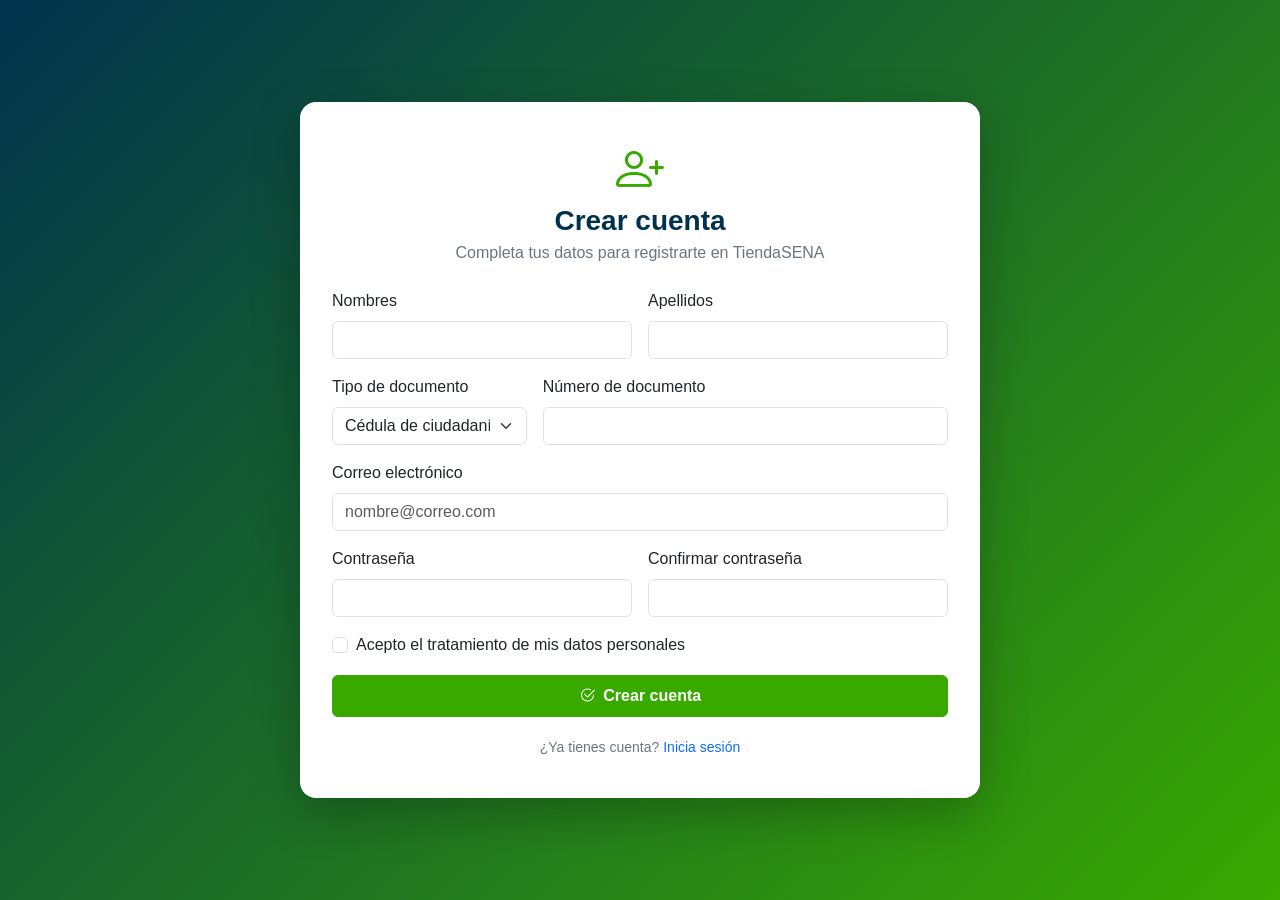
<file: registro.html>
<!DOCTYPE html> <!-- Documento HTML5. -->
<!-- Raíz en español. -->
<html lang="es">
<!-- Cabecera. -->
<head>
    <!-- Codificación UTF-8. -->
    <meta charset="UTF-8">
    <!-- Diseño adaptable. -->
    <meta name="viewport" content="width=device-width, initial-scale=1.0">
    <!-- Título de la pestaña. -->
    <title>Crear cuenta | TiendaSENA</title>
    <!-- CSS de Bootstrap. -->
    <link href="https://cdn.jsdelivr.net/npm/bootstrap@5.3.3/dist/css/bootstrap.min.css" rel="stylesheet">
    <!-- Íconos. -->
    <link href="https://cdn.jsdelivr.net/npm/bootstrap-icons@1.11.3/font/bootstrap-icons.min.css" rel="stylesheet">
    <!-- Nuestros estilos, después de Bootstrap. -->
    <link href="css/estilos.css" rel="stylesheet">
<!-- Cierra la cabecera. -->
</head>
<!-- Mismo fondo y centrado que el login: reutilizamos la clase. -->
<body class="login-fondo">

    <!-- La tarjeta con nuestra clase extra ancha (680px) porque tiene más campos. -->
    <main class="login-card ancha">
        <!-- Encabezado centrado. -->
        <header class="login-encabezado">
            <!-- Ícono de “agregar persona”. -->
            <i class="bi bi-person-plus display-5 text-sena"></i>
            <!-- Título. -->
            <h1 class="h3 fw-bold">Crear cuenta</h1>
            <!-- Instrucción. -->
            <p class="text-secondary mb-0">Completa tus datos para registrarte en TiendaSENA</p>
        <!-- Cierra el encabezado. -->
        </header>

        <!-- Al registrarse vuelve al login. El formulario es una fila de la rejilla (row); g-3 agrega espacio entre columnas y filas. -->
        <form action="index.html" method="get" class="row g-3">
            <!-- Columna: todo el ancho en celular, la mitad desde tablet (6 de 12). -->
            <div class="col-md-6">
                <!-- form-label da el estilo de Bootstrap a la etiqueta. Usamos el prefijo reg para que los id sean únicos. -->
                <label for="regNombres" class="form-label">Nombres</label>
                <!-- Campo obligatorio. -->
                <input type="text" class="form-control" id="regNombres" required>
            <!-- Cierra la columna. -->
            </div>
            <!-- La otra mitad: nombres y apellidos quedan lado a lado. -->
            <div class="col-md-6">
                <!-- Etiqueta. -->
                <label for="regApellidos" class="form-label">Apellidos</label>
                <!-- Campo obligatorio. -->
                <input type="text" class="form-control" id="regApellidos" required>
            <!-- Cierra la columna. -->
            </div>
            <!-- Un tercio (4 de 12). -->
            <div class="col-md-4">
                <!-- Etiqueta. -->
                <label for="regTipoDoc" class="form-label">Tipo de documento</label>
                <!-- Lista desplegable con estilo Bootstrap (form-select). -->
                <select class="form-select" id="regTipoDoc">
                    <!-- Cada <option> es una opción; value es lo que se enviaría. -->
                    <option value="CC">Cédula de ciudadanía</option>
                    <!-- Opción. -->
                    <option value="TI">Tarjeta de identidad</option>
                    <!-- Opción. -->
                    <option value="CE">Cédula de extranjería</option>
                <!-- Cierra la lista. -->
                </select>
            <!-- Cierra la columna. -->
            </div>
            <!-- Dos tercios (4 + 8 = 12: la fila se completa). -->
            <div class="col-md-8">
                <!-- Etiqueta. -->
                <label for="regDocumento" class="form-label">Número de documento</label>
                <!-- inputmode="numeric" muestra el teclado numérico en el celular. -->
                <input type="text" class="form-control" id="regDocumento" inputmode="numeric" required>
            <!-- Cierra la columna. -->
            </div>
            <!-- Todo el ancho en cualquier pantalla. -->
            <div class="col-12">
                <!-- Etiqueta. -->
                <label for="regCorreo" class="form-label">Correo electrónico</label>
                <!-- Correo con validación del navegador. -->
                <input type="email" class="form-control" id="regCorreo" placeholder="nombre@correo.com" required>
            <!-- Cierra la columna. -->
            </div>
            <!-- Mitad. -->
            <div class="col-md-6">
                <!-- Etiqueta. -->
                <label for="regClave" class="form-label">Contraseña</label>
                <!-- Mínimo 6 caracteres. -->
                <input type="password" class="form-control" id="regClave" minlength="6" required>
            <!-- Cierra la columna. -->
            </div>
            <!-- Mitad. -->
            <div class="col-md-6">
                <!-- Etiqueta. -->
                <label for="regConfirmar" class="form-label">Confirmar contraseña</label>
                <!-- Que coincidan se validará con JavaScript en el sistema real. -->
                <input type="password" class="form-control" id="regConfirmar" minlength="6" required>
            <!-- Cierra la columna. -->
            </div>
            <!-- Todo el ancho. -->
            <div class="col-12">
                <!-- Casilla de Bootstrap. -->
                <div class="form-check">
                    <!-- Casilla obligatoria: sin marcarla no se puede enviar. -->
                    <input class="form-check-input" type="checkbox" id="regTerminos" required>
                    <!-- Texto de la casilla. -->
                    <label class="form-check-label" for="regTerminos">Acepto el tratamiento de mis datos personales</label>
                <!-- Cierra la casilla. -->
                </div>
            <!-- Cierra la columna. -->
            </div>
            <!-- Todo el ancho. -->
            <div class="col-12">
                <!-- El mismo botón del login: así el diseño es consistente. -->
                <button type="submit" class="btn btn-sena w-100 py-2 fw-semibold">
                    <!-- Ícono y texto. -->
                    <i class="bi bi-check2-circle me-1"></i> Crear cuenta
                <!-- Cierra el botón. -->
                </button>
            <!-- Cierra la columna. -->
            </div>
        <!-- Cierra el formulario (y la fila). -->
        </form>

        <!-- Enlace de regreso al login: la navegación funciona en ambos sentidos. -->
        <p class="login-pie">¿Ya tienes cuenta? <a href="index.html" class="text-decoration-none">Inicia sesión</a></p>
    <!-- Cierra la tarjeta. -->
    </main>

<!-- Cierra el cuerpo. -->
</body>
<!-- Cierra el documento. -->
</html>
</file>
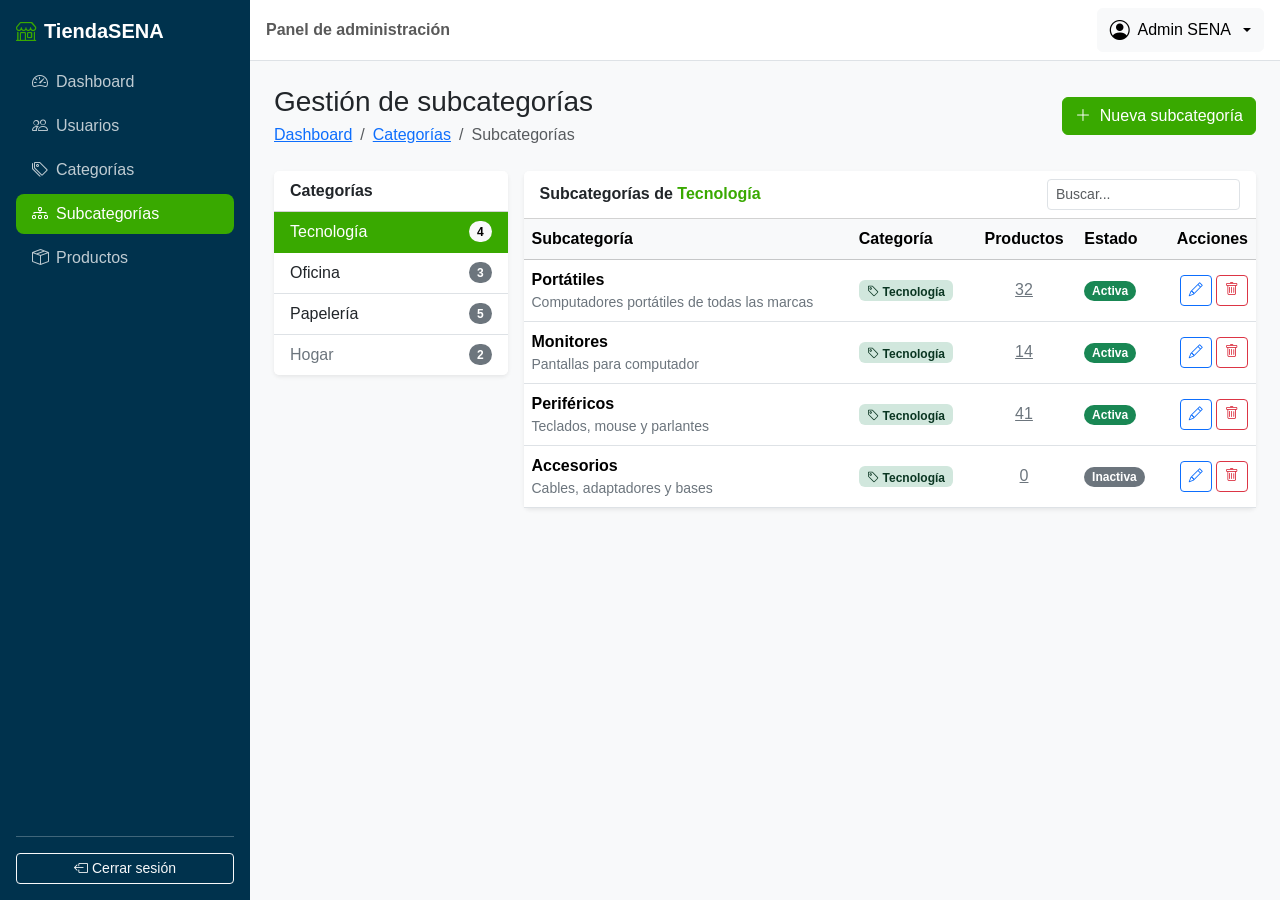
<file: subcategorias.html>
<!DOCTYPE html> <!-- Documento HTML5. -->
<!-- Raíz en español. -->
<html lang="es">
<!-- Abre la cabecera. -->
<head>
    <!-- Codificación UTF-8. -->
    <meta charset="UTF-8">
    <!-- Diseño adaptable. -->
    <meta name="viewport" content="width=device-width, initial-scale=1.0">
    <!-- Título de la pestaña. Cambia en cada módulo. -->
    <title>Subcategorías | TiendaSENA</title>
    <!-- CSS de Bootstrap. -->
    <link href="https://cdn.jsdelivr.net/npm/bootstrap@5.3.3/dist/css/bootstrap.min.css" rel="stylesheet">
    <!-- Íconos. -->
    <link href="https://cdn.jsdelivr.net/npm/bootstrap-icons@1.11.3/font/bootstrap-icons.min.css" rel="stylesheet">
    <!-- Nuestros estilos (después de Bootstrap). -->
    <link href="css/estilos.css" rel="stylesheet">
<!-- Cierra la cabecera. -->
</head>
<!-- Fondo gris muy claro para que las tarjetas blancas resalten. -->
<body class="bg-body-tertiary">

    <!-- ===================== MENÚ LATERAL ===================== -->
    <!-- offcanvas-lg: en pantallas menores a lg es un panel oculto que se desliza; desde lg se muestra normal. offcanvas-start lo hace salir por la izquierda. sidebar es nuestra clase. El id lo usa el botón que lo abre. -->
    <aside class="offcanvas-lg offcanvas-start sidebar" tabindex="-1" id="menuLateral" aria-labelledby="tituloMenu">
        <!-- Encabezado del panel; Bootstrap solo lo muestra en celular. -->
        <div class="offcanvas-header border-bottom border-secondary">
            <!-- Nombre del sistema en el panel móvil. -->
            <h5 class="offcanvas-title" id="tituloMenu"><i class="bi bi-shop me-2"></i>TiendaSENA</h5>
            <!-- Botón “X” blanco que cierra el panel. data-bs-target indica cuál panel cerrar. -->
            <button type="button" class="btn-close btn-close-white" data-bs-dismiss="offcanvas" data-bs-target="#menuLateral" aria-label="Cerrar menú"></button>
        <!-- Cierra el encabezado móvil. -->
        </div>
        <!-- Cuerpo del menú: Flexbox en columna para apilar logo, enlaces y botón de salida. -->
        <div class="offcanvas-body d-flex flex-column p-3">
            <!-- Logo que solo se ve en computador (d-none d-lg-flex): en celular ya está en el encabezado del panel. Al hacer clic vuelve al dashboard. -->
            <a href="dashboard.html" class="d-none d-lg-flex align-items-center mb-3 text-white text-decoration-none fs-5 fw-bold">
                <!-- Ícono verde y nombre. -->
                <i class="bi bi-shop me-2 text-sena"></i> TiendaSENA
            <!-- Cierra el logo. -->
            </a>
            <!-- Lista de navegación en columna (flex-column). nav-pills da forma de “píldora” al enlace activo. mb-auto empuja lo que sigue hasta el fondo. -->
            <ul class="nav nav-pills flex-column mb-auto">
                <!-- Enlace al dashboard. active lo resalta en verde y aria-current="page" avisa a los lectores de pantalla que es la página actual. **En cada módulo, el active pasa a su propio enlace.** -->
                <li class="nav-item"><a href="dashboard.html" class="nav-link"><i class="bi bi-speedometer2 me-2"></i>Dashboard</a></li>
                <!-- Enlace al módulo de usuarios (clase 5). -->
                <li class="nav-item"><a href="usuarios.html" class="nav-link"><i class="bi bi-people me-2"></i>Usuarios</a></li>
                <!-- Enlace a categorías (clase 6). -->
                <li class="nav-item"><a href="categorias.html" class="nav-link"><i class="bi bi-tags me-2"></i>Categorías</a></li>
                <!-- Enlace a subcategorías (clase 7). -->
                <li class="nav-item"><a href="subcategorias.html" class="nav-link active" aria-current="page"><i class="bi bi-diagram-3 me-2"></i>Subcategorías</a></li>
                <!-- Enlace a productos (clase 8). -->
                <li class="nav-item"><a href="productos.html" class="nav-link"><i class="bi bi-box-seam me-2"></i>Productos</a></li>
            <!-- Cierra la lista de navegación. -->
            </ul>
            <!-- Línea divisoria. -->
            <hr>
            <!-- Botón que vuelve al login (index.html): así “se cierra la sesión” en el prototipo. -->
            <a href="index.html" class="btn btn-outline-light btn-sm"><i class="bi bi-box-arrow-left me-1"></i>Cerrar sesión</a>
        <!-- Cierra el cuerpo del menú. -->
        </div>
    <!-- Cierra el menú lateral. -->
    </aside>

    <!-- ===================== ZONA DERECHA ===================== -->
    <!-- Nuestra clase contenido aplica el margin-left en computador. -->
    <div class="contenido">

        <!-- Barra superior -->
        <!-- Barra blanca con borde inferior. sticky-top la deja pegada arriba al hacer scroll. -->
        <nav class="navbar bg-white border-bottom px-3 sticky-top">
            <!-- Botón para abrir el menú en celular. d-lg-none lo oculta en computador (allá el menú siempre se ve). data-bs-toggle="offcanvas" + data-bs-target="#menuLateral" abren el panel. -->
            <button class="btn btn-outline-secondary d-lg-none" type="button" data-bs-toggle="offcanvas" data-bs-target="#menuLateral" aria-controls="menuLateral" aria-label="Abrir menú">
                <!-- Ícono de “hamburguesa”. -->
                <i class="bi bi-list"></i>
            <!-- Cierra el botón. -->
            </button>
            <!-- Texto de la barra; se oculta en celulares muy pequeños (d-none d-sm-inline). -->
            <span class="navbar-text fw-semibold d-none d-sm-inline">Panel de administración</span>
            <!-- Menú desplegable del usuario; ms-auto lo empuja a la derecha. -->
            <div class="dropdown ms-auto">
                <!-- Botón que abre el desplegable. dropdown-toggle dibuja la flechita; data-bs-toggle="dropdown" lo hace funcionar. -->
                <button class="btn btn-light dropdown-toggle d-flex align-items-center gap-2" type="button" data-bs-toggle="dropdown" aria-expanded="false">
                    <!-- Ícono de usuario. -->
                    <i class="bi bi-person-circle fs-5"></i>
                    <!-- Nombre del usuario, visible desde tablet. -->
                    <span class="d-none d-md-inline">Admin SENA</span>
                <!-- Cierra el botón. -->
                </button>
                <!-- Lista de opciones. dropdown-menu-end la alinea a la derecha para que no se salga de la pantalla. -->
                <ul class="dropdown-menu dropdown-menu-end shadow">
                    <!-- Encabezado no clicable dentro del menú. -->
                    <li><h6 class="dropdown-header">admin@sena.edu.co</h6></li>
                    <!-- Opción del menú (pantalla aún no construida). -->
                    <li><a class="dropdown-item" href="#"><i class="bi bi-person me-2"></i>Mi perfil</a></li>
                    <!-- Línea separadora. -->
                    <li><hr class="dropdown-divider"></li>
                    <!-- Otra forma de salir, en rojo (text-danger). -->
                    <li><a class="dropdown-item text-danger" href="index.html"><i class="bi bi-box-arrow-left me-2"></i>Cerrar sesión</a></li>
                <!-- Cierra la lista. -->
                </ul>
            <!-- Cierra el desplegable. -->
            </div>
        <!-- Cierra la barra superior. -->
        </nav>

        <!-- Contenido de la página -->
        <!-- Relleno 3 en celular y 4 desde tablet. -->
        <main class="p-3 p-md-4">
<!-- INICIO CONTENIDO -->
            <!-- Encabezado del módulo -->
            <!-- Flexbox con salto de línea. -->
            <div class="d-flex flex-wrap justify-content-between align-items-center gap-2 mb-4">
                <!-- Bloque del título. -->
                <div>
                    <!-- Título. -->
                    <h1 class="h3 mb-1">Gestión de subcategorías</h1>
                    <!-- Migas de pan. -->
                    <nav aria-label="breadcrumb">
                        <!-- Lista. -->
                        <ol class="breadcrumb mb-0 small">
                            <!-- Nivel 1. -->
                            <li class="breadcrumb-item"><a href="dashboard.html">Dashboard</a></li>
                            <!-- Nivel 2: las subcategorías “cuelgan” de las categorías, y así lo muestran las migas. -->
                            <li class="breadcrumb-item"><a href="categorias.html">Categorías</a></li>
                            <!-- Nivel actual. -->
                            <li class="breadcrumb-item active" aria-current="page">Subcategorías</li>
                        <!-- Cierra la lista. -->
                        </ol>
                    <!-- Cierra las migas. -->
                    </nav>
                <!-- Cierra el bloque. -->
                </div>
                <!-- Abre el formulario. -->
                <button type="button" class="btn btn-sena" data-bs-toggle="modal" data-bs-target="#modalSubcategoria">
                    <!-- Texto del botón. -->
                    <i class="bi bi-plus-lg me-1"></i> Nueva subcategoría
                <!-- Cierra el botón. -->
                </button>
            <!-- Cierra el encabezado. -->
            </div>

            <!-- Fila con dos columnas: maestro y detalle. -->
            <div class="row g-3">
                <!-- Maestro: lista de categorías -->
                <!-- 3 de 12 columnas en computador; en celular ocupa todo el ancho y queda arriba. -->
                <div class="col-lg-3">
                    <!-- Tarjeta. -->
                    <div class="card border-0 shadow-sm">
                        <!-- Encabezado de la tarjeta. -->
                        <div class="card-header bg-white fw-semibold">Categorías</div>
                        <!-- Lista de categorías sin bordes exteriores. -->
                        <div class="list-group list-group-flush">
                            <!-- Categoría seleccionada (active). Flexbox: nombre a la izquierda y contador a la derecha. -->
                            <a href="#" class="list-group-item list-group-item-action active d-flex justify-content-between align-items-center" aria-current="true">
                                <!-- Nombre y cantidad de subcategorías en un badge claro (contrasta con el fondo activo). -->
                                Tecnología <span class="badge text-bg-light rounded-pill">4</span>
                            <!-- Cierra el ítem. -->
                            </a>
                            <!-- Categoría no seleccionada. -->
                            <a href="#" class="list-group-item list-group-item-action d-flex justify-content-between align-items-center">
                                <!-- Nombre y contador gris. -->
                                Oficina <span class="badge text-bg-secondary rounded-pill">3</span>
                            <!-- Cierra el ítem. -->
                            </a>
                            <!-- Otra categoría. -->
                            <a href="#" class="list-group-item list-group-item-action d-flex justify-content-between align-items-center">
                                <!-- Nombre y contador. -->
                                Papelería <span class="badge text-bg-secondary rounded-pill">5</span>
                            <!-- Cierra el ítem. -->
                            </a>
                            <!-- Categoría inactiva en gris. -->
                            <a href="#" class="list-group-item list-group-item-action d-flex justify-content-between align-items-center text-secondary">
                                <!-- Nombre y contador. -->
                                Hogar <span class="badge text-bg-secondary rounded-pill">2</span>
                            <!-- Cierra el ítem. -->
                            </a>
                        <!-- Cierra la lista. -->
                        </div>
                    <!-- Cierra la tarjeta. -->
                    </div>
                <!-- Cierra la columna maestro. -->
                </div>

                <!-- Detalle: subcategorías de la categoría elegida -->
                <!-- 9 de 12 columnas (3 + 9 = 12). -->
                <div class="col-lg-9">
                    <!-- Tarjeta. -->
                    <div class="card border-0 shadow-sm">
                        <!-- Encabezado con título y buscador. -->
                        <div class="card-header bg-white d-flex flex-wrap justify-content-between align-items-center gap-2">
                            <!-- Indica de qué categoría son las filas mostradas. -->
                            <span class="fw-semibold">Subcategorías de <span class="text-sena">Tecnología</span></span>
                            <!-- Buscador pequeño (form-control-sm) con ancho automático (w-auto) en lugar del 100%. -->
                            <input type="search" class="form-control form-control-sm w-auto" placeholder="Buscar..." aria-label="Buscar subcategoría">
                        <!-- Cierra el encabezado. -->
                        </div>
                        <!-- Desplazamiento en celular. -->
                        <div class="table-responsive">
                            <!-- Tabla. -->
                            <table class="table table-hover align-middle mb-0">
                                <!-- Encabezado. -->
                                <thead class="table-light">
                                    <!-- Fila de títulos. -->
                                    <tr>
                                        <!-- Nombre y descripción. -->
                                        <th scope="col">Subcategoría</th>
                                        <!-- Categoría padre. -->
                                        <th scope="col">Categoría</th>
                                        <!-- Cantidad de productos, centrada. -->
                                        <th scope="col" class="text-center">Productos</th>
                                        <!-- Estado. -->
                                        <th scope="col">Estado</th>
                                        <!-- Acciones. -->
                                        <th scope="col" class="text-end">Acciones</th>
                                    <!-- Cierra la fila. -->
                                    </tr>
                                <!-- Cierra el encabezado. -->
                                </thead>
                                <!-- Cuerpo. -->
                                <tbody>
                                    <!-- Subcategoría 1. -->
                                    <tr>
                                        <!-- Celda compuesta. -->
                                        <td>
                                            <!-- Nombre. -->
                                            <div class="fw-semibold">Portátiles</div>
                                            <!-- Descripción. -->
                                            <div class="small text-secondary">Computadores portátiles de todas las marcas</div>
                                        <!-- Cierra la celda. -->
                                        </td>
                                        <!-- Categoría padre en un badge suave con ícono de etiqueta. -->
                                        <td><span class="badge bg-success-subtle text-success-emphasis"><i class="bi bi-tag me-1"></i>Tecnología</span></td>
                                        <!-- El número enlaza al módulo de productos. -->
                                        <td class="text-center"><a href="productos.html" class="link-secondary">32</a></td>
                                        <!-- Estado. -->
                                        <td><span class="badge rounded-pill text-bg-success">Activa</span></td>
                                        <!-- Acciones. -->
                                        <td class="text-end text-nowrap">
                                            <!-- Editar. -->
                                            <button type="button" class="btn btn-sm btn-outline-primary" data-bs-toggle="modal" data-bs-target="#modalSubcategoria" title="Editar"><i class="bi bi-pencil"></i></button>
                                            <!-- Eliminar. -->
                                            <button type="button" class="btn btn-sm btn-outline-danger" data-bs-toggle="modal" data-bs-target="#modalEliminar" title="Eliminar"><i class="bi bi-trash"></i></button>
                                        <!-- Cierra las acciones. -->
                                        </td>
                                    <!-- Cierra la fila. -->
                                    </tr>
                                    <!-- Subcategoría 2. -->
                                    <tr>
                                        <!-- Celda compuesta. -->
                                        <td>
                                            <!-- Nombre. -->
                                            <div class="fw-semibold">Monitores</div>
                                            <!-- Descripción. -->
                                            <div class="small text-secondary">Pantallas para computador</div>
                                        <!-- Cierra la celda. -->
                                        </td>
                                        <!-- Categoría padre. -->
                                        <td><span class="badge bg-success-subtle text-success-emphasis"><i class="bi bi-tag me-1"></i>Tecnología</span></td>
                                        <!-- Productos. -->
                                        <td class="text-center"><a href="productos.html" class="link-secondary">14</a></td>
                                        <!-- Estado. -->
                                        <td><span class="badge rounded-pill text-bg-success">Activa</span></td>
                                        <!-- Acciones. -->
                                        <td class="text-end text-nowrap">
                                            <!-- Editar. -->
                                            <button type="button" class="btn btn-sm btn-outline-primary" data-bs-toggle="modal" data-bs-target="#modalSubcategoria" title="Editar"><i class="bi bi-pencil"></i></button>
                                            <!-- Eliminar. -->
                                            <button type="button" class="btn btn-sm btn-outline-danger" data-bs-toggle="modal" data-bs-target="#modalEliminar" title="Eliminar"><i class="bi bi-trash"></i></button>
                                        <!-- Cierra las acciones. -->
                                        </td>
                                    <!-- Cierra la fila. -->
                                    </tr>
                                    <!-- Subcategoría 3. -->
                                    <tr>
                                        <!-- Celda compuesta. -->
                                        <td>
                                            <!-- Nombre. -->
                                            <div class="fw-semibold">Periféricos</div>
                                            <!-- Descripción. -->
                                            <div class="small text-secondary">Teclados, mouse y parlantes</div>
                                        <!-- Cierra la celda. -->
                                        </td>
                                        <!-- Categoría padre. -->
                                        <td><span class="badge bg-success-subtle text-success-emphasis"><i class="bi bi-tag me-1"></i>Tecnología</span></td>
                                        <!-- Productos. -->
                                        <td class="text-center"><a href="productos.html" class="link-secondary">41</a></td>
                                        <!-- Estado. -->
                                        <td><span class="badge rounded-pill text-bg-success">Activa</span></td>
                                        <!-- Acciones. -->
                                        <td class="text-end text-nowrap">
                                            <!-- Editar. -->
                                            <button type="button" class="btn btn-sm btn-outline-primary" data-bs-toggle="modal" data-bs-target="#modalSubcategoria" title="Editar"><i class="bi bi-pencil"></i></button>
                                            <!-- Eliminar. -->
                                            <button type="button" class="btn btn-sm btn-outline-danger" data-bs-toggle="modal" data-bs-target="#modalEliminar" title="Eliminar"><i class="bi bi-trash"></i></button>
                                        <!-- Cierra las acciones. -->
                                        </td>
                                    <!-- Cierra la fila. -->
                                    </tr>
                                    <!-- Subcategoría 4 (inactiva). -->
                                    <tr>
                                        <!-- Celda compuesta. -->
                                        <td>
                                            <!-- Nombre. -->
                                            <div class="fw-semibold">Accesorios</div>
                                            <!-- Descripción. -->
                                            <div class="small text-secondary">Cables, adaptadores y bases</div>
                                        <!-- Cierra la celda. -->
                                        </td>
                                        <!-- Categoría padre. -->
                                        <td><span class="badge bg-success-subtle text-success-emphasis"><i class="bi bi-tag me-1"></i>Tecnología</span></td>
                                        <!-- Productos. -->
                                        <td class="text-center"><a href="productos.html" class="link-secondary">0</a></td>
                                        <!-- Estado inactivo. -->
                                        <td><span class="badge rounded-pill text-bg-secondary">Inactiva</span></td>
                                        <!-- Acciones. -->
                                        <td class="text-end text-nowrap">
                                            <!-- Editar. -->
                                            <button type="button" class="btn btn-sm btn-outline-primary" data-bs-toggle="modal" data-bs-target="#modalSubcategoria" title="Editar"><i class="bi bi-pencil"></i></button>
                                            <!-- Eliminar. -->
                                            <button type="button" class="btn btn-sm btn-outline-danger" data-bs-toggle="modal" data-bs-target="#modalEliminar" title="Eliminar"><i class="bi bi-trash"></i></button>
                                        <!-- Cierra las acciones. -->
                                        </td>
                                    <!-- Cierra la fila. -->
                                    </tr>
                                <!-- Cierra el cuerpo. -->
                                </tbody>
                            <!-- Cierra la tabla. -->
                            </table>
                        <!-- Cierra la envoltura. -->
                        </div>
                    <!-- Cierra la tarjeta. -->
                    </div>
                <!-- Cierra la columna detalle. -->
                </div>
            <!-- Cierra la fila maestro-detalle. -->
            </div>

            <!-- Modal: crear / editar subcategoría -->
            <!-- Modal oculto. -->
            <div class="modal fade" id="modalSubcategoria" tabindex="-1" aria-labelledby="tituloModalSubcategoria" aria-hidden="true">
                <!-- Centrado. -->
                <div class="modal-dialog modal-dialog-centered">
                    <!-- Contenido. -->
                    <div class="modal-content">
                        <!-- Encabezado. -->
                        <div class="modal-header">
                            <!-- Título. -->
                            <h2 class="modal-title fs-5" id="tituloModalSubcategoria"><i class="bi bi-diagram-3 me-2"></i>Datos de la subcategoría</h2>
                            <!-- Cerrar. -->
                            <button type="button" class="btn-close" data-bs-dismiss="modal" aria-label="Cerrar"></button>
                        <!-- Cierra el encabezado. -->
                        </div>
                        <!-- Cuerpo. -->
                        <div class="modal-body">
                            <!-- Formulario. -->
                            <form>
                                <!-- Grupo. -->
                                <div class="mb-3">
                                    <!-- El asterisco rojo es la convención para “campo obligatorio”. -->
                                    <label for="subCategoria" class="form-label">Categoría <span class="text-danger">*</span></label>
                                    <!-- Lista de categorías padre, obligatoria. -->
                                    <select class="form-select" id="subCategoria" required>
                                        <!-- Opción guía (no se puede elegir). -->
                                        <option value="" disabled>Seleccione una categoría…</option>
                                        <!-- Preseleccionada: la categoría que se estaba viendo. El value sería el id de la categoría en la base de datos. -->
                                        <option value="1" selected>Tecnología</option>
                                        <!-- Opción. -->
                                        <option value="2">Oficina</option>
                                        <!-- Opción. -->
                                        <option value="3">Papelería</option>
                                        <!-- Opción. -->
                                        <option value="4">Hogar</option>
                                    <!-- Cierra la lista. -->
                                    </select>
                                <!-- Cierra el grupo. -->
                                </div>
                                <!-- Grupo. -->
                                <div class="mb-3">
                                    <!-- Etiqueta con asterisco. -->
                                    <label for="subNombre" class="form-label">Nombre <span class="text-danger">*</span></label>
                                    <!-- Campo obligatorio. -->
                                    <input type="text" class="form-control" id="subNombre" placeholder="Ej: Portátiles" required>
                                <!-- Cierra el grupo. -->
                                </div>
                                <!-- Grupo. -->
                                <div class="mb-3">
                                    <!-- Etiqueta. -->
                                    <label for="subDescripcion" class="form-label">Descripción</label>
                                    <!-- Área de texto de 2 líneas. -->
                                    <textarea class="form-control" id="subDescripcion" rows="2"></textarea>
                                <!-- Cierra el grupo. -->
                                </div>
                                <!-- Interruptor. -->
                                <div class="form-check form-switch">
                                    <!-- Encendido. -->
                                    <input class="form-check-input" type="checkbox" role="switch" id="subActiva" checked>
                                    <!-- Etiqueta. -->
                                    <label class="form-check-label" for="subActiva">Subcategoría activa</label>
                                <!-- Cierra el interruptor. -->
                                </div>
                            <!-- Cierra el formulario. -->
                            </form>
                        <!-- Cierra el cuerpo. -->
                        </div>
                        <!-- Pie. -->
                        <div class="modal-footer">
                            <!-- Cancelar. -->
                            <button type="button" class="btn btn-secondary" data-bs-dismiss="modal">Cancelar</button>
                            <!-- Guardar. -->
                            <button type="button" class="btn btn-sena" data-bs-dismiss="modal"><i class="bi bi-save me-1"></i>Guardar</button>
                        <!-- Cierra el pie. -->
                        </div>
                    <!-- Cierra el contenido. -->
                    </div>
                <!-- Cierra el diálogo. -->
                </div>
            <!-- Cierra el modal. -->
            </div>

            <!-- Modal: confirmar eliminación -->
            <!-- Modal. -->
            <div class="modal fade" id="modalEliminar" tabindex="-1" aria-labelledby="tituloModalEliminar" aria-hidden="true">
                <!-- Pequeño y centrado. -->
                <div class="modal-dialog modal-dialog-centered modal-sm">
                    <!-- Contenido. -->
                    <div class="modal-content">
                        <!-- Cuerpo. -->
                        <div class="modal-body text-center p-4">
                            <!-- Ícono. -->
                            <i class="bi bi-exclamation-triangle text-danger display-5"></i>
                            <!-- Pregunta. -->
                            <h2 class="h5 mt-3" id="tituloModalEliminar">¿Eliminar esta subcategoría?</h2>
                            <!-- Consecuencia. -->
                            <p class="text-secondary small mb-0">Sus productos quedarán sin subcategoría.</p>
                        <!-- Cierra el cuerpo. -->
                        </div>
                        <!-- Pie. -->
                        <div class="modal-footer justify-content-center border-0 pt-0">
                            <!-- Cancelar. -->
                            <button type="button" class="btn btn-light" data-bs-dismiss="modal">Cancelar</button>
                            <!-- Confirmar. -->
                            <button type="button" class="btn btn-danger" data-bs-dismiss="modal">Sí, eliminar</button>
                        <!-- Cierra el pie. -->
                        </div>
                    <!-- Cierra el contenido. -->
                    </div>
                <!-- Cierra el diálogo. -->
                </div>
            <!-- Cierra el modal. -->
            </div>
<!-- FIN CONTENIDO -->
        <!-- Cierra el contenido. -->
        </main>
    <!-- Cierra la zona derecha. -->
    </div>

    <!-- JavaScript de Bootstrap: necesario para el menú deslizable, el desplegable del usuario y los modales. -->
    <script src="https://cdn.jsdelivr.net/npm/bootstrap@5.3.3/dist/js/bootstrap.bundle.min.js"></script>
<!-- Cierra el cuerpo. -->
</body>
<!-- Cierra el documento. -->
</html>
</file>
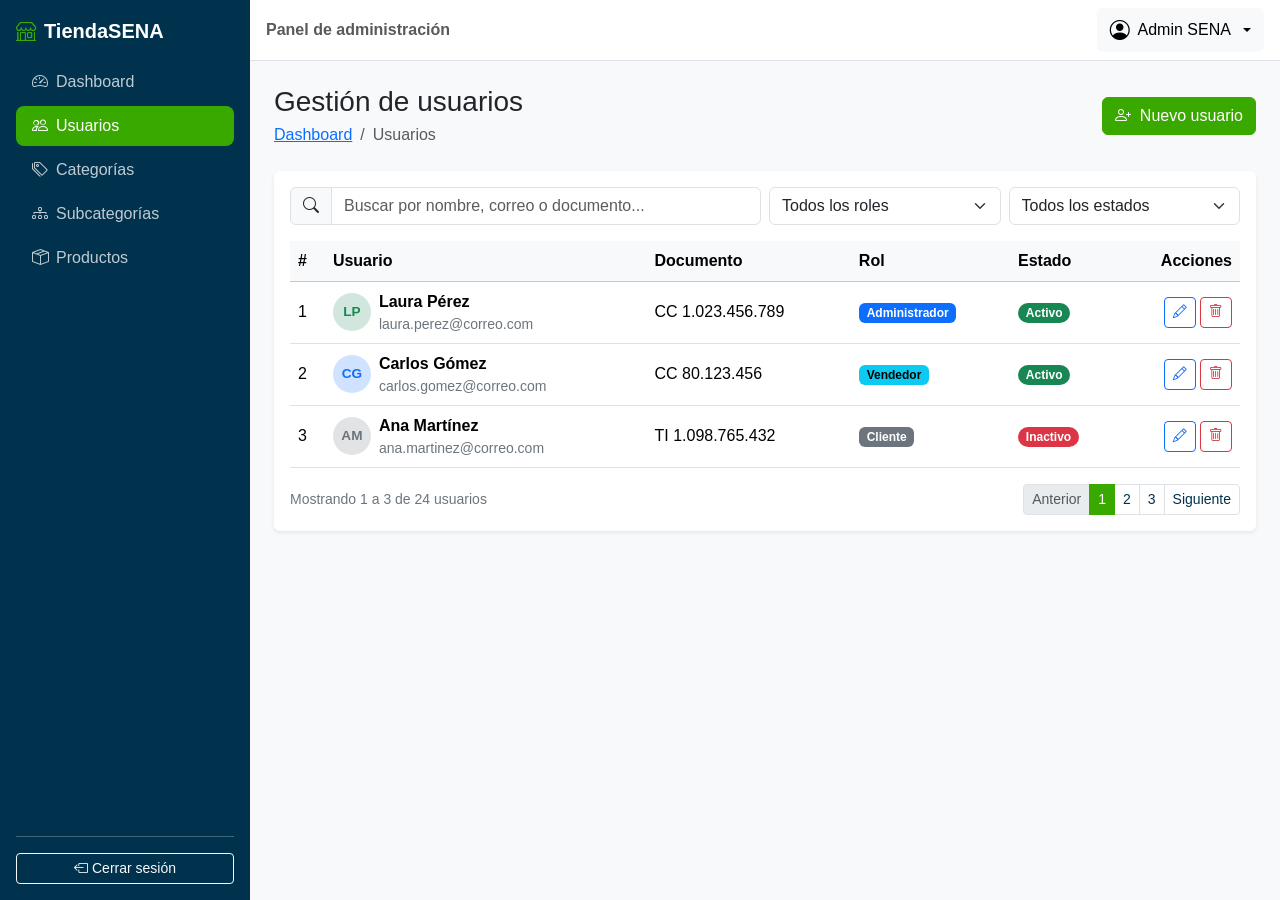
<file: usuarios.html>
<!DOCTYPE html> <!-- Documento HTML5. -->
<!-- Raíz en español. -->
<html lang="es">
<!-- Abre la cabecera. -->
<head>
    <!-- Codificación UTF-8. -->
    <meta charset="UTF-8">
    <!-- Diseño adaptable. -->
    <meta name="viewport" content="width=device-width, initial-scale=1.0">
    <!-- Título de la pestaña. Cambia en cada módulo. -->
    <title>Usuarios | TiendaSENA</title>
    <!-- CSS de Bootstrap. -->
    <link href="https://cdn.jsdelivr.net/npm/bootstrap@5.3.3/dist/css/bootstrap.min.css" rel="stylesheet">
    <!-- Íconos. -->
    <link href="https://cdn.jsdelivr.net/npm/bootstrap-icons@1.11.3/font/bootstrap-icons.min.css" rel="stylesheet">
    <!-- Nuestros estilos (después de Bootstrap). -->
    <link href="css/estilos.css" rel="stylesheet">
<!-- Cierra la cabecera. -->
</head>
<!-- Fondo gris muy claro para que las tarjetas blancas resalten. -->
<body class="bg-body-tertiary">

    <!-- ===================== MENÚ LATERAL ===================== -->
    <!-- offcanvas-lg: en pantallas menores a lg es un panel oculto que se desliza; desde lg se muestra normal. offcanvas-start lo hace salir por la izquierda. sidebar es nuestra clase. El id lo usa el botón que lo abre. -->
    <aside class="offcanvas-lg offcanvas-start sidebar" tabindex="-1" id="menuLateral" aria-labelledby="tituloMenu">
        <!-- Encabezado del panel; Bootstrap solo lo muestra en celular. -->
        <div class="offcanvas-header border-bottom border-secondary">
            <!-- Nombre del sistema en el panel móvil. -->
            <h5 class="offcanvas-title" id="tituloMenu"><i class="bi bi-shop me-2"></i>TiendaSENA</h5>
            <!-- Botón “X” blanco que cierra el panel. data-bs-target indica cuál panel cerrar. -->
            <button type="button" class="btn-close btn-close-white" data-bs-dismiss="offcanvas" data-bs-target="#menuLateral" aria-label="Cerrar menú"></button>
        <!-- Cierra el encabezado móvil. -->
        </div>
        <!-- Cuerpo del menú: Flexbox en columna para apilar logo, enlaces y botón de salida. -->
        <div class="offcanvas-body d-flex flex-column p-3">
            <!-- Logo que solo se ve en computador (d-none d-lg-flex): en celular ya está en el encabezado del panel. Al hacer clic vuelve al dashboard. -->
            <a href="dashboard.html" class="d-none d-lg-flex align-items-center mb-3 text-white text-decoration-none fs-5 fw-bold">
                <!-- Ícono verde y nombre. -->
                <i class="bi bi-shop me-2 text-sena"></i> TiendaSENA
            <!-- Cierra el logo. -->
            </a>
            <!-- Lista de navegación en columna (flex-column). nav-pills da forma de “píldora” al enlace activo. mb-auto empuja lo que sigue hasta el fondo. -->
            <ul class="nav nav-pills flex-column mb-auto">
                <!-- Enlace al dashboard. active lo resalta en verde y aria-current="page" avisa a los lectores de pantalla que es la página actual. **En cada módulo, el active pasa a su propio enlace.** -->
                <li class="nav-item"><a href="dashboard.html" class="nav-link"><i class="bi bi-speedometer2 me-2"></i>Dashboard</a></li>
                <!-- Enlace al módulo de usuarios (clase 5). -->
                <li class="nav-item"><a href="usuarios.html" class="nav-link active" aria-current="page"><i class="bi bi-people me-2"></i>Usuarios</a></li>
                <!-- Enlace a categorías (clase 6). -->
                <li class="nav-item"><a href="categorias.html" class="nav-link"><i class="bi bi-tags me-2"></i>Categorías</a></li>
                <!-- Enlace a subcategorías (clase 7). -->
                <li class="nav-item"><a href="subcategorias.html" class="nav-link"><i class="bi bi-diagram-3 me-2"></i>Subcategorías</a></li>
                <!-- Enlace a productos (clase 8). -->
                <li class="nav-item"><a href="productos.html" class="nav-link"><i class="bi bi-box-seam me-2"></i>Productos</a></li>
            <!-- Cierra la lista de navegación. -->
            </ul>
            <!-- Línea divisoria. -->
            <hr>
            <!-- Botón que vuelve al login (index.html): así “se cierra la sesión” en el prototipo. -->
            <a href="index.html" class="btn btn-outline-light btn-sm"><i class="bi bi-box-arrow-left me-1"></i>Cerrar sesión</a>
        <!-- Cierra el cuerpo del menú. -->
        </div>
    <!-- Cierra el menú lateral. -->
    </aside>

    <!-- ===================== ZONA DERECHA ===================== -->
    <!-- Nuestra clase contenido aplica el margin-left en computador. -->
    <div class="contenido">

        <!-- Barra superior -->
        <!-- Barra blanca con borde inferior. sticky-top la deja pegada arriba al hacer scroll. -->
        <nav class="navbar bg-white border-bottom px-3 sticky-top">
            <!-- Botón para abrir el menú en celular. d-lg-none lo oculta en computador (allá el menú siempre se ve). data-bs-toggle="offcanvas" + data-bs-target="#menuLateral" abren el panel. -->
            <button class="btn btn-outline-secondary d-lg-none" type="button" data-bs-toggle="offcanvas" data-bs-target="#menuLateral" aria-controls="menuLateral" aria-label="Abrir menú">
                <!-- Ícono de “hamburguesa”. -->
                <i class="bi bi-list"></i>
            <!-- Cierra el botón. -->
            </button>
            <!-- Texto de la barra; se oculta en celulares muy pequeños (d-none d-sm-inline). -->
            <span class="navbar-text fw-semibold d-none d-sm-inline">Panel de administración</span>
            <!-- Menú desplegable del usuario; ms-auto lo empuja a la derecha. -->
            <div class="dropdown ms-auto">
                <!-- Botón que abre el desplegable. dropdown-toggle dibuja la flechita; data-bs-toggle="dropdown" lo hace funcionar. -->
                <button class="btn btn-light dropdown-toggle d-flex align-items-center gap-2" type="button" data-bs-toggle="dropdown" aria-expanded="false">
                    <!-- Ícono de usuario. -->
                    <i class="bi bi-person-circle fs-5"></i>
                    <!-- Nombre del usuario, visible desde tablet. -->
                    <span class="d-none d-md-inline">Admin SENA</span>
                <!-- Cierra el botón. -->
                </button>
                <!-- Lista de opciones. dropdown-menu-end la alinea a la derecha para que no se salga de la pantalla. -->
                <ul class="dropdown-menu dropdown-menu-end shadow">
                    <!-- Encabezado no clicable dentro del menú. -->
                    <li><h6 class="dropdown-header">admin@sena.edu.co</h6></li>
                    <!-- Opción del menú (pantalla aún no construida). -->
                    <li><a class="dropdown-item" href="#"><i class="bi bi-person me-2"></i>Mi perfil</a></li>
                    <!-- Línea separadora. -->
                    <li><hr class="dropdown-divider"></li>
                    <!-- Otra forma de salir, en rojo (text-danger). -->
                    <li><a class="dropdown-item text-danger" href="index.html"><i class="bi bi-box-arrow-left me-2"></i>Cerrar sesión</a></li>
                <!-- Cierra la lista. -->
                </ul>
            <!-- Cierra el desplegable. -->
            </div>
        <!-- Cierra la barra superior. -->
        </nav>

        <!-- Contenido de la página -->
        <!-- Relleno 3 en celular y 4 desde tablet. -->
        <main class="p-3 p-md-4">
<!-- INICIO CONTENIDO -->
            <!-- Encabezado del módulo -->
            <!-- Flexbox: título a la izquierda y botón a la derecha. flex-wrap permite que en celular el botón baje a otra línea. -->
            <div class="d-flex flex-wrap justify-content-between align-items-center gap-2 mb-4">
                <!-- Bloque del título. -->
                <div>
                    <!-- Título de la página. -->
                    <h1 class="h3 mb-1">Gestión de usuarios</h1>
                    <!-- Breadcrumb (migas de pan): muestra dónde está el usuario dentro del sistema. -->
                    <nav aria-label="breadcrumb">
                        <!-- Lista ordenada con estilo de migas. -->
                        <ol class="breadcrumb mb-0 small">
                            <!-- Primer nivel, con enlace para volver. -->
                            <li class="breadcrumb-item"><a href="dashboard.html">Dashboard</a></li>
                            <!-- Nivel actual, sin enlace. Bootstrap agrega el separador / automáticamente. -->
                            <li class="breadcrumb-item active" aria-current="page">Usuarios</li>
                        <!-- Cierra la lista. -->
                        </ol>
                    <!-- Cierra el breadcrumb. -->
                    </nav>
                <!-- Cierra el bloque del título. -->
                </div>
                <!-- Botón principal (Crear). data-bs-toggle="modal" y data-bs-target="#modalUsuario" abren el modal del formulario. -->
                <button type="button" class="btn btn-sena" data-bs-toggle="modal" data-bs-target="#modalUsuario">
                    <!-- Ícono y texto del botón. -->
                    <i class="bi bi-person-plus me-1"></i> Nuevo usuario
                <!-- Cierra el botón. -->
                </button>
            <!-- Cierra el encabezado. -->
            </div>

            <!-- Una tarjeta envuelve filtros, tabla y paginación. -->
            <div class="card border-0 shadow-sm">
                <!-- Cuerpo de la tarjeta. -->
                <div class="card-body">

                    <!-- Filtros -->
                    <!-- El formulario es una fila de la rejilla (row) con espacio pequeño (g-2). role="search" indica que es un buscador. -->
                    <form class="row g-2 mb-3" role="search">
                        <!-- La búsqueda ocupa la mitad desde tablet; todo el ancho en celular. -->
                        <div class="col-md-6">
                            <!-- input-group pega un ícono o botón al campo de texto. -->
                            <div class="input-group">
                                <!-- Cajita gris con la lupa, pegada a la izquierda del campo. -->
                                <span class="input-group-text"><i class="bi bi-search"></i></span>
                                <!-- Campo de búsqueda. aria-label reemplaza al label visible para lectores de pantalla. -->
                                <input type="search" class="form-control" placeholder="Buscar por nombre, correo o documento..." aria-label="Buscar usuario">
                            <!-- Cierra el grupo. -->
                            </div>
                        <!-- Cierra la columna. -->
                        </div>
                        <!-- Medio ancho en celular, un cuarto desde tablet. -->
                        <div class="col-6 col-md-3">
                            <!-- form-select da estilo de Bootstrap a la lista desplegable. -->
                            <select class="form-select" aria-label="Filtrar por rol">
                                <!-- selected marca la opción elegida por defecto. -->
                                <option selected>Todos los roles</option>
                                <!-- Opción de rol. -->
                                <option>Administrador</option>
                                <!-- Opción de rol. -->
                                <option>Vendedor</option>
                                <!-- Opción de rol. -->
                                <option>Cliente</option>
                            <!-- Cierra la lista. -->
                            </select>
                        <!-- Cierra la columna. -->
                        </div>
                        <!-- Columna del segundo filtro. -->
                        <div class="col-6 col-md-3">
                            <!-- Filtro por estado. -->
                            <select class="form-select" aria-label="Filtrar por estado">
                                <!-- Opción por defecto. -->
                                <option selected>Todos los estados</option>
                                <!-- Opción. -->
                                <option>Activo</option>
                                <!-- Opción. -->
                                <option>Inactivo</option>
                            <!-- Cierra la lista. -->
                            </select>
                        <!-- Cierra la columna. -->
                        </div>
                    <!-- Cierra los filtros. -->
                    </form>

                    <!-- Tabla de usuarios -->
                    <!-- Desplazamiento horizontal en celular. -->
                    <div class="table-responsive">
                        <!-- Tabla con resaltado y centrado vertical. -->
                        <table class="table table-hover align-middle">
                            <!-- Encabezado gris claro. -->
                            <thead class="table-light">
                                <!-- Fila de títulos. -->
                                <tr>
                                    <!-- scope="col" indica que el título pertenece a la columna (accesibilidad). -->
                                    <th scope="col">#</th>
                                    <!-- Nombre y correo. -->
                                    <th scope="col">Usuario</th>
                                    <!-- Tipo y número de documento. -->
                                    <th scope="col">Documento</th>
                                    <!-- Rol en el sistema. -->
                                    <th scope="col">Rol</th>
                                    <!-- Activo o inactivo. -->
                                    <th scope="col">Estado</th>
                                    <!-- Botones de editar y eliminar, alineados a la derecha. -->
                                    <th scope="col" class="text-end">Acciones</th>
                                <!-- Cierra la fila. -->
                                </tr>
                            <!-- Cierra el encabezado. -->
                            </thead>
                            <!-- Cuerpo con los datos de ejemplo. -->
                            <tbody>
                                <!-- Usuario 1. -->
                                <tr>
                                    <!-- Número de fila. -->
                                    <td>1</td>
                                    <!-- Celda compuesta: avatar + nombre + correo. -->
                                    <td>
                                        <!-- Flexbox para poner el avatar al lado del texto. -->
                                        <div class="d-flex align-items-center gap-2">
                                            <!-- Nuestro círculo avatar con las iniciales. -->
                                            <span class="avatar bg-success-subtle text-success">LP</span>
                                            <!-- Bloque de texto. -->
                                            <div>
                                                <!-- Nombre en seminegrita. -->
                                                <div class="fw-semibold">Laura Pérez</div>
                                                <!-- Correo pequeño y gris. -->
                                                <div class="small text-secondary">laura.perez@correo.com</div>
                                            <!-- Cierra el bloque. -->
                                            </div>
                                        <!-- Cierra el Flexbox. -->
                                        </div>
                                    <!-- Cierra la celda. -->
                                    </td>
                                    <!-- Documento. -->
                                    <td>CC 1.023.456.789</td>
                                    <!-- Rol en un badge azul. -->
                                    <td><span class="badge text-bg-primary">Administrador</span></td>
                                    <!-- Estado: badge verde con forma de píldora (rounded-pill). -->
                                    <td><span class="badge rounded-pill text-bg-success">Activo</span></td>
                                    <!-- Celda de acciones; text-nowrap evita que los botones se partan en dos líneas. -->
                                    <td class="text-end text-nowrap">
                                        <!-- Botón Editar (la “U”): abre el mismo modal del formulario. title muestra un texto al dejar el mouse encima. -->
                                        <button type="button" class="btn btn-sm btn-outline-primary" data-bs-toggle="modal" data-bs-target="#modalUsuario" title="Editar">
                                            <!-- Ícono de lápiz. -->
                                            <i class="bi bi-pencil"></i>
                                        <!-- Cierra el botón. -->
                                        </button>
                                        <!-- Botón Eliminar (la “D”): abre el modal de confirmación. -->
                                        <button type="button" class="btn btn-sm btn-outline-danger" data-bs-toggle="modal" data-bs-target="#modalEliminar" title="Eliminar">
                                            <!-- Ícono de papelera. -->
                                            <i class="bi bi-trash"></i>
                                        <!-- Cierra el botón. -->
                                        </button>
                                    <!-- Cierra la celda de acciones. -->
                                    </td>
                                <!-- Cierra el usuario 1. -->
                                </tr>
                                <!-- Usuario 2 (misma estructura). -->
                                <tr>
                                    <!-- Número. -->
                                    <td>2</td>
                                    <!-- Celda compuesta. -->
                                    <td>
                                        <!-- Flexbox. -->
                                        <div class="d-flex align-items-center gap-2">
                                            <!-- Avatar azul. -->
                                            <span class="avatar bg-primary-subtle text-primary">CG</span>
                                            <!-- Texto. -->
                                            <div>
                                                <!-- Nombre. -->
                                                <div class="fw-semibold">Carlos Gómez</div>
                                                <!-- Correo. -->
                                                <div class="small text-secondary">carlos.gomez@correo.com</div>
                                            <!-- Cierra el texto. -->
                                            </div>
                                        <!-- Cierra el Flexbox. -->
                                        </div>
                                    <!-- Cierra la celda. -->
                                    </td>
                                    <!-- Documento. -->
                                    <td>CC 80.123.456</td>
                                    <!-- Rol en badge celeste. -->
                                    <td><span class="badge text-bg-info">Vendedor</span></td>
                                    <!-- Estado activo. -->
                                    <td><span class="badge rounded-pill text-bg-success">Activo</span></td>
                                    <!-- Acciones. -->
                                    <td class="text-end text-nowrap">
                                        <!-- Editar (escrito en una sola línea: es lo mismo). -->
                                        <button type="button" class="btn btn-sm btn-outline-primary" data-bs-toggle="modal" data-bs-target="#modalUsuario" title="Editar"><i class="bi bi-pencil"></i></button>
                                        <!-- Eliminar. -->
                                        <button type="button" class="btn btn-sm btn-outline-danger" data-bs-toggle="modal" data-bs-target="#modalEliminar" title="Eliminar"><i class="bi bi-trash"></i></button>
                                    <!-- Cierra las acciones. -->
                                    </td>
                                <!-- Cierra el usuario 2. -->
                                </tr>
                                <!-- Usuario 3. -->
                                <tr>
                                    <!-- Número. -->
                                    <td>3</td>
                                    <!-- Celda compuesta. -->
                                    <td>
                                        <!-- Flexbox. -->
                                        <div class="d-flex align-items-center gap-2">
                                            <!-- Avatar gris (usuario inactivo). -->
                                            <span class="avatar bg-secondary-subtle text-secondary">AM</span>
                                            <!-- Texto. -->
                                            <div>
                                                <!-- Nombre. -->
                                                <div class="fw-semibold">Ana Martínez</div>
                                                <!-- Correo. -->
                                                <div class="small text-secondary">ana.martinez@correo.com</div>
                                            <!-- Cierra el texto. -->
                                            </div>
                                        <!-- Cierra el Flexbox. -->
                                        </div>
                                    <!-- Cierra la celda. -->
                                    </td>
                                    <!-- Documento (tarjeta de identidad). -->
                                    <td>TI 1.098.765.432</td>
                                    <!-- Rol en badge gris. -->
                                    <td><span class="badge text-bg-secondary">Cliente</span></td>
                                    <!-- Estado inactivo en rojo. -->
                                    <td><span class="badge rounded-pill text-bg-danger">Inactivo</span></td>
                                    <!-- Acciones. -->
                                    <td class="text-end text-nowrap">
                                        <!-- Editar. -->
                                        <button type="button" class="btn btn-sm btn-outline-primary" data-bs-toggle="modal" data-bs-target="#modalUsuario" title="Editar"><i class="bi bi-pencil"></i></button>
                                        <!-- Eliminar. -->
                                        <button type="button" class="btn btn-sm btn-outline-danger" data-bs-toggle="modal" data-bs-target="#modalEliminar" title="Eliminar"><i class="bi bi-trash"></i></button>
                                    <!-- Cierra las acciones. -->
                                    </td>
                                <!-- Cierra el usuario 3. -->
                                </tr>
                            <!-- Cierra el cuerpo. -->
                            </tbody>
                        <!-- Cierra la tabla. -->
                        </table>
                    <!-- Cierra la envoltura responsive. -->
                    </div>

                    <!-- Paginación -->
                    <!-- Texto informativo a la izquierda y paginación a la derecha. -->
                    <div class="d-flex flex-wrap justify-content-between align-items-center gap-2">
                        <!-- Resumen de resultados. -->
                        <small class="text-secondary">Mostrando 1 a 3 de 24 usuarios</small>
                        <!-- La paginación es una navegación. -->
                        <nav aria-label="Paginación de usuarios">
                            <!-- Componente pagination, tamaño pequeño. -->
                            <ul class="pagination pagination-sm mb-0">
                                <!-- disabled: no hay página anterior a la 1. -->
                                <li class="page-item disabled"><a class="page-link" href="#">Anterior</a></li>
                                <!-- Página actual (verde por nuestra personalización). -->
                                <li class="page-item active" aria-current="page"><a class="page-link" href="#">1</a></li>
                                <!-- Página 2. -->
                                <li class="page-item"><a class="page-link" href="#">2</a></li>
                                <!-- Página 3. -->
                                <li class="page-item"><a class="page-link" href="#">3</a></li>
                                <!-- Botón siguiente. -->
                                <li class="page-item"><a class="page-link" href="#">Siguiente</a></li>
                            <!-- Cierra la lista. -->
                            </ul>
                        <!-- Cierra la navegación. -->
                        </nav>
                    <!-- Cierra el bloque de paginación. -->
                    </div>
                <!-- Cierra el cuerpo de la tarjeta. -->
                </div>
            <!-- Cierra la tarjeta. -->
            </div>

            <!-- Modal: crear / editar usuario -->
            <!-- Modal oculto; su id es el destino de los botones “Nuevo usuario” y “Editar”. -->
            <div class="modal fade" id="modalUsuario" tabindex="-1" aria-labelledby="tituloModalUsuario" aria-hidden="true">
                <!-- modal-lg: modal ancho. modal-dialog-scrollable: si el formulario es largo, solo se desplaza el cuerpo. -->
                <div class="modal-dialog modal-lg modal-dialog-scrollable">
                    <!-- Contenido del modal. -->
                    <div class="modal-content">
                        <!-- Encabezado. -->
                        <div class="modal-header">
                            <!-- Título del modal; fs-5 ajusta el tamaño de letra. -->
                            <h2 class="modal-title fs-5" id="tituloModalUsuario"><i class="bi bi-person-vcard me-2"></i>Datos del usuario</h2>
                            <!-- Botón “X” para cerrar. -->
                            <button type="button" class="btn-close" data-bs-dismiss="modal" aria-label="Cerrar"></button>
                        <!-- Cierra el encabezado. -->
                        </div>
                        <!-- Cuerpo con el formulario. -->
                        <div class="modal-body">
                            <!-- El formulario es una fila de la rejilla: así ponemos dos campos por línea. -->
                            <form class="row g-3">
                                <!-- Mitad del ancho desde tablet. -->
                                <div class="col-md-6">
                                    <!-- Etiqueta. Usamos el prefijo usu en los id para no repetirlos con otros formularios. -->
                                    <label for="usuNombres" class="form-label">Nombres</label>
                                    <!-- Campo obligatorio. -->
                                    <input type="text" class="form-control" id="usuNombres" placeholder="Ej: Laura" required>
                                <!-- Cierra la columna. -->
                                </div>
                                <!-- Otra mitad. -->
                                <div class="col-md-6">
                                    <!-- Etiqueta. -->
                                    <label for="usuApellidos" class="form-label">Apellidos</label>
                                    <!-- Campo obligatorio. -->
                                    <input type="text" class="form-control" id="usuApellidos" placeholder="Ej: Pérez Rojas" required>
                                <!-- Cierra la columna. -->
                                </div>
                                <!-- Un tercio del ancho. -->
                                <div class="col-md-4">
                                    <!-- Etiqueta. -->
                                    <label for="usuTipoDoc" class="form-label">Tipo de documento</label>
                                    <!-- Lista de tipos de documento. -->
                                    <select class="form-select" id="usuTipoDoc">
                                        <!-- Opción CC. -->
                                        <option value="CC">Cédula de ciudadanía</option>
                                        <!-- Opción TI. -->
                                        <option value="TI">Tarjeta de identidad</option>
                                        <!-- Opción CE. -->
                                        <option value="CE">Cédula de extranjería</option>
                                        <!-- Opción pasaporte. -->
                                        <option value="PP">Pasaporte</option>
                                    <!-- Cierra la lista. -->
                                    </select>
                                <!-- Cierra la columna. -->
                                </div>
                                <!-- Dos tercios del ancho (4 + 8 = 12). -->
                                <div class="col-md-8">
                                    <!-- Etiqueta. -->
                                    <label for="usuDocumento" class="form-label">Número de documento</label>
                                    <!-- inputmode="numeric" muestra el teclado numérico en el celular. -->
                                    <input type="text" class="form-control" id="usuDocumento" inputmode="numeric" placeholder="Sin puntos ni espacios">
                                <!-- Cierra la columna. -->
                                </div>
                                <!-- Mitad. -->
                                <div class="col-md-6">
                                    <!-- Etiqueta. -->
                                    <label for="usuCorreo" class="form-label">Correo electrónico</label>
                                    <!-- Campo de correo con validación del navegador. -->
                                    <input type="email" class="form-control" id="usuCorreo" placeholder="nombre@correo.com" required>
                                <!-- Cierra la columna. -->
                                </div>
                                <!-- Mitad. -->
                                <div class="col-md-6">
                                    <!-- Etiqueta. -->
                                    <label for="usuTelefono" class="form-label">Teléfono</label>
                                    <!-- type="tel" muestra el teclado telefónico. -->
                                    <input type="tel" class="form-control" id="usuTelefono" placeholder="300 123 4567">
                                <!-- Cierra la columna. -->
                                </div>
                                <!-- Mitad. -->
                                <div class="col-md-6">
                                    <!-- Etiqueta. -->
                                    <label for="usuRol" class="form-label">Rol</label>
                                    <!-- Lista de roles, obligatoria. -->
                                    <select class="form-select" id="usuRol" required>
                                        <!-- Opción guía: disabled impide elegirla de nuevo y value="" hace que required la considere vacía. -->
                                        <option value="" selected disabled>Seleccione…</option>
                                        <!-- Rol. -->
                                        <option>Administrador</option>
                                        <!-- Rol. -->
                                        <option>Vendedor</option>
                                        <!-- Rol. -->
                                        <option>Cliente</option>
                                    <!-- Cierra la lista. -->
                                    </select>
                                <!-- Cierra la columna. -->
                                </div>
                                <!-- Mitad. -->
                                <div class="col-md-6">
                                    <!-- Etiqueta. -->
                                    <label for="usuClave" class="form-label">Contraseña</label>
                                    <!-- Campo de contraseña. aria-describedby lo conecta con el texto de ayuda de abajo. -->
                                    <input type="password" class="form-control" id="usuClave" aria-describedby="ayudaClave">
                                    <!-- form-text: texto de ayuda pequeño y gris bajo el campo. -->
                                    <div id="ayudaClave" class="form-text">Mínimo 8 caracteres, con números y letras.</div>
                                <!-- Cierra la columna. -->
                                </div>
                                <!-- Todo el ancho. -->
                                <div class="col-12">
                                    <!-- form-switch convierte la casilla en un interruptor. -->
                                    <div class="form-check form-switch">
                                        <!-- Interruptor encendido por defecto (checked). -->
                                        <input class="form-check-input" type="checkbox" role="switch" id="usuActivo" checked>
                                        <!-- Etiqueta del interruptor. -->
                                        <label class="form-check-label" for="usuActivo">Usuario activo</label>
                                    <!-- Cierra el interruptor. -->
                                    </div>
                                <!-- Cierra la columna. -->
                                </div>
                            <!-- Cierra el formulario. -->
                            </form>
                        <!-- Cierra el cuerpo. -->
                        </div>
                        <!-- Pie con los botones. -->
                        <div class="modal-footer">
                            <!-- Cierra sin guardar. -->
                            <button type="button" class="btn btn-secondary" data-bs-dismiss="modal">Cancelar</button>
                            <!-- En el prototipo “Guardar” solo cierra el modal; en el sistema real enviará los datos al servidor. -->
                            <button type="button" class="btn btn-sena" data-bs-dismiss="modal"><i class="bi bi-save me-1"></i>Guardar</button>
                        <!-- Cierra el pie. -->
                        </div>
                    <!-- Cierra el contenido. -->
                    </div>
                <!-- Cierra el diálogo. -->
                </div>
            <!-- Cierra el modal del formulario. -->
            </div>

            <!-- Modal: confirmar eliminación -->
            <!-- Modal destino de los botones de papelera. -->
            <div class="modal fade" id="modalEliminar" tabindex="-1" aria-labelledby="tituloModalEliminar" aria-hidden="true">
                <!-- Centrado en pantalla y pequeño (modal-sm). -->
                <div class="modal-dialog modal-dialog-centered modal-sm">
                    <!-- Contenido. -->
                    <div class="modal-content">
                        <!-- Cuerpo centrado con buen relleno (este modal no tiene encabezado). -->
                        <div class="modal-body text-center p-4">
                            <!-- Ícono grande de advertencia en rojo. -->
                            <i class="bi bi-exclamation-triangle text-danger display-5"></i>
                            <!-- Pregunta clara. -->
                            <h2 class="h5 mt-3" id="tituloModalEliminar">¿Eliminar este usuario?</h2>
                            <!-- Advertencia de la consecuencia. -->
                            <p class="text-secondary small mb-0">Esta acción no se puede deshacer.</p>
                        <!-- Cierra el cuerpo. -->
                        </div>
                        <!-- Pie con botones centrados, sin línea divisoria. -->
                        <div class="modal-footer justify-content-center border-0 pt-0">
                            <!-- Opción segura, con poco énfasis. -->
                            <button type="button" class="btn btn-light" data-bs-dismiss="modal">Cancelar</button>
                            <!-- Acción destructiva en rojo y con un texto que dice exactamente qué pasará. -->
                            <button type="button" class="btn btn-danger" data-bs-dismiss="modal">Sí, eliminar</button>
                        <!-- Cierra el pie. -->
                        </div>
                    <!-- Cierra el contenido. -->
                    </div>
                <!-- Cierra el diálogo. -->
                </div>
            <!-- Cierra el modal de eliminación. -->
            </div>
<!-- FIN CONTENIDO -->
        <!-- Cierra el contenido. -->
        </main>
    <!-- Cierra la zona derecha. -->
    </div>

    <!-- JavaScript de Bootstrap: necesario para el menú deslizable, el desplegable del usuario y los modales. -->
    <script src="https://cdn.jsdelivr.net/npm/bootstrap@5.3.3/dist/js/bootstrap.bundle.min.js"></script>
<!-- Cierra el cuerpo. -->
</body>
<!-- Cierra el documento. -->
</html>
</file>
<file: css/estilos.css>
/* =============================================
   TiendaSENA - Hoja de estilos del prototipo
   ============================================= */

/* ---------- 1. Variables de marca ---------- */
/* Las variables de :root sirven en todo el documento. */
:root {
    /* Verde institucional del SENA. */
    --sena-verde: #39a900;
    /* Verde oscuro para estados hover y active. */
    --sena-verde-oscuro: #2e8700;
    /* Azul oscuro institucional. */
    --sena-azul: #00324d;
    /* Ancho del menú lateral (clase 4). */
    --sidebar-ancho: 250px;
/* Cierra el bloque de variables. */
}

/* ---------- 2. Generales y personalización de Bootstrap ---------- */
/* Todo el documento. */
body {
    /* Sin margen exterior. */
    margin: 0;
    /* Tipografía del proyecto (reemplaza la de Bootstrap porque nuestro archivo se carga después). */
    font-family: "Segoe UI", Roboto, Arial, sans-serif;
/* Cierra la regla. */
}

/* Texto verde SENA. */
.text-sena {
    /* Usa la variable de marca. */
    color: var(--sena-verde);
/* Cierra la regla. */
}

/* Botón con los colores del SENA usando las variables de Bootstrap */
/* se usa junto a btn: class="btn btn-sena". */
.btn-sena {
    /* color del texto. */
    --bs-btn-color: #fff;
    /* color de fondo. */
    --bs-btn-bg: var(--sena-verde);
    /* color del borde. */
    --bs-btn-border-color: var(--sena-verde);
    /* texto con el mouse encima. */
    --bs-btn-hover-color: #fff;
    /* fondo con el mouse encima. */
    --bs-btn-hover-bg: var(--sena-verde-oscuro);
    /* borde con el mouse encima. */
    --bs-btn-hover-border-color: var(--sena-verde-oscuro);
    /* texto mientras se hace clic. */
    --bs-btn-active-color: #fff;
    /* fondo mientras se hace clic. */
    --bs-btn-active-bg: var(--sena-verde-oscuro);
    /* borde mientras se hace clic. */
    --bs-btn-active-border-color: var(--sena-verde-oscuro);
/* Cierra la regla. */
}

/* la coma aplica la misma regla a varios selectores: los campos con el foco… */
.form-control:focus,
/* …las listas desplegables con foco… */
.form-select:focus,
/* …y las casillas con foco. */
.form-check-input:focus {
    /* borde verde en lugar del azul de Bootstrap. */
    border-color: var(--sena-verde);
    /* “halo” verde translúcido alrededor del campo. */
    box-shadow: 0 0 0 .25rem rgba(57, 169, 0, .25);
/* Cierra la regla. */
}

/* casilla o interruptor marcado. */
.form-check-input:checked {
    /* relleno verde. */
    background-color: var(--sena-verde);
    /* borde verde. */
    border-color: var(--sena-verde);
/* Cierra la regla. */
}

/* ---------- 3. Login y registro ---------- */
/* Fondo de la pantalla. */
.login-fondo {
    /* Alto mínimo de toda la ventana. */
    min-height: 100vh;
    /* Flexbox… */
    display: flex;
    /* …centrado vertical… */
    align-items: center;
    /* …y horizontal. */
    justify-content: center;
    /* Relleno en celular. */
    padding: 1rem;
    /* El padding no suma al alto. */
    box-sizing: border-box;
    /* Degradado azul → verde. */
    background: linear-gradient(135deg, var(--sena-azul), var(--sena-verde));
/* Cierra la regla. */
}

/* Tarjeta blanca. */
.login-card {
    /* Ancho completo… */
    width: 100%;
    /* …hasta 420px. */
    max-width: 420px;
    /* Fondo blanco. */
    background-color: #fff;
    /* Esquinas redondeadas. */
    border-radius: 1rem;
    /* Relleno interno. */
    padding: 2.5rem 2rem;
    /* El ancho incluye el relleno. */
    box-sizing: border-box;
    /* Sombra. */
    box-shadow: 0 1rem 3rem rgba(0, 0, 0, .25);
/* Cierra la regla. */
}

/* dos clases pegadas (sin espacio) = elementos que tienen ambas clases. La usará el registro, que tiene más campos. */
.login-card.ancha {
    /* tarjeta más ancha. */
    max-width: 680px;
/* Cierra la regla. */
}

/* Encabezado de la tarjeta. */
.login-encabezado {
    /* Centrado. */
    text-align: center;
    /* Espacio inferior. */
    margin-bottom: 1.5rem;
/* Cierra la regla. */
}

/* Título dentro del encabezado. */
.login-encabezado h1 {
    /* Azul SENA. */
    color: var(--sena-azul);
    /* Margen pequeño. */
    margin: .25rem 0;
/* Cierra la regla. */
}

/* Textos pequeños de abajo. */
.login-pie {
    /* Centrados. */
    text-align: center;
    /* Letra pequeña. */
    font-size: .875rem;
    /* Gris. */
    color: #6c757d;
    /* Margen superior. */
    margin: 1.25rem 0 0;
/* Cierra la regla. */
}

/* ---------- 4. Panel: menú lateral ---------- */
/* Clase del <aside> del menú lateral. */
.sidebar {
    /* Fondo azul SENA. Usamos !important porque en pantallas grandes Bootstrap pone el offcanvas-lg con fondo transparente usando !important, y solo así podemos ganarle. */
    background-color: var(--sena-azul) !important;
    /* Texto blanco dentro del menú. */
    color: #fff;
/* Cierra la regla. */
}

/* Enlaces del menú lateral. */
.sidebar .nav-link {
    /* Blanco al 75%: los enlaces no activos se ven un poco apagados. */
    color: rgba(255, 255, 255, .75);
    /* Esquinas redondeadas. */
    border-radius: .5rem;
    /* Separación entre enlaces. */
    margin-bottom: .25rem;
/* Cierra la regla. */
}

/* Enlace con el mouse encima. */
.sidebar .nav-link:hover {
    /* Texto blanco total. */
    color: #fff;
    /* Fondo blanco al 10%: un resaltado sutil. */
    background-color: rgba(255, 255, 255, .1);
/* Cierra la regla. */
}

/* Enlace de la página actual (tiene las dos clases: nav-link y active). */
.sidebar .nav-link.active {
    /* Texto blanco. */
    color: #fff;
    /* Fondo verde SENA: el usuario sabe en qué módulo está. */
    background-color: var(--sena-verde);
/* Cierra la regla. */
}

/* Las reglas siguientes solo aplican en pantallas de 992px o más (el breakpoint lg de Bootstrap). */
@media (min-width: 992px) {
    /* Menú lateral en computador. */
    .sidebar {
        /* Queda fijo: no se mueve al desplazar la página. */
        position: fixed;
        /* Pegado arriba… */
        top: 0;
        /* …y abajo (ocupa todo el alto). */
        bottom: 0;
        /* Pegado a la izquierda. */
        left: 0;
        /* Ancho tomado de la variable (250px). */
        width: var(--sidebar-ancho);
    /* Cierra la regla. */
    }

    /* Cuerpo del menú en computador. */
    .sidebar .offcanvas-body {
        /* Ocupa todo el alto, así el botón “Cerrar sesión” queda al fondo. */
        height: 100%;
        /* Si el menú es muy largo, aparece barra de desplazamiento. */
        overflow-y: auto;
    /* Cierra la regla. */
    }

    /* Contenedor de la barra superior + el contenido. */
    .contenido {
        /* Se corre a la derecha el ancho del menú para que no quede debajo de él. */
        margin-left: var(--sidebar-ancho);
    /* Cierra la regla. */
    }
/* Cierra la media query. */
}

/* ---------- 5. Panel: tarjetas de indicadores ---------- */
/* Tarjetas con números del dashboard (KPI = indicador clave). */
.tarjeta-kpi {
    /* Sin borde general… */
    border: 0;
    /* …excepto una franja verde a la izquierda. */
    border-left: 4px solid var(--sena-verde);
    /* Anima el movimiento y la sombra en 0.2 segundos. */
    transition: transform .2s, box-shadow .2s;
/* Cierra la regla. */
}

/* Tarjeta con el mouse encima. */
.tarjeta-kpi:hover {
    /* La sube 4px: efecto de “levantarse”. */
    transform: translateY(-4px);
    /* Sombra más marcada (!important para ganarle a shadow-sm). */
    box-shadow: 0 .5rem 1rem rgba(0, 0, 0, .12) !important;
/* Cierra la regla. */
}

/* Cuadro de color que contiene el ícono de cada tarjeta. */
.icono-kpi {
    /* Ancho fijo. */
    width: 52px;
    /* Alto fijo (cuadrado). */
    height: 52px;
    /* Flexbox para centrar el ícono… */
    display: flex;
    /* …verticalmente… */
    align-items: center;
    /* …y horizontalmente. */
    justify-content: center;
    /* Esquinas redondeadas. */
    border-radius: .75rem;
    /* Tamaño del ícono. */
    font-size: 1.5rem;
/* Cierra la regla. */
}

/* ---------- 6. Módulos de gestión ---------- */
/* Círculo con las iniciales del usuario. */
.avatar {
    /* Ancho fijo. */
    width: 38px;
    /* Alto igual al ancho… */
    height: 38px;
    /* …y un radio del 50% lo convierte en círculo. */
    border-radius: 50%;
    /* Flexbox en línea para centrar las letras. */
    display: inline-flex;
    /* Centrado vertical. */
    align-items: center;
    /* Centrado horizontal. */
    justify-content: center;
    /* Letras seminegritas. */
    font-weight: 600;
    /* Letras algo pequeñas. */
    font-size: .85rem;
    /* Evita que el círculo se aplaste cuando falta espacio. */
    flex-shrink: 0;
/* Cierra la regla. */
}

/* Personalizamos la paginación de Bootstrap con sus variables. */
.pagination {
    /* Color de los números. */
    --bs-pagination-color: var(--sena-azul);
    /* Fondo de la página activa. */
    --bs-pagination-active-bg: var(--sena-verde);
    /* Borde de la página activa. */
    --bs-pagination-active-border-color: var(--sena-verde);
/* Cierra la regla. */
}

/* Tarjeta punteada que invita a crear una categoría nueva. */
.tarjeta-agregar {
    /* Borde gris punteado (dashed). */
    border: 2px dashed #ced4da;
    /* Sin fondo: se ve “vacía”. */
    background-color: transparent;
    /* Texto gris. */
    color: #6c757d;
    /* Alto mínimo similar al de las demás tarjetas. */
    min-height: 200px;
    /* Anima los cambios de color. */
    transition: border-color .2s, color .2s;
/* Cierra la regla. */
}

/* Al pasar el mouse… */
.tarjeta-agregar:hover {
    /* …el borde se vuelve verde… */
    border-color: var(--sena-verde);
    /* …y el texto también. */
    color: var(--sena-verde);
/* Cierra la regla. */
}

/* Cuadro donde iría la foto del producto. */
.miniatura {
    /* Ancho. */
    width: 48px;
    /* Alto. */
    height: 48px;
    /* Flexbox para centrar el ícono. */
    display: flex;
    /* Centrado vertical. */
    align-items: center;
    /* Centrado horizontal. */
    justify-content: center;
    /* Esquinas redondeadas. */
    border-radius: .5rem;
    /* Fondo gris azulado claro. */
    background-color: #eef2f5;
    /* Ícono azul. */
    color: var(--sena-azul);
    /* Tamaño del ícono. */
    font-size: 1.4rem;
    /* No se aplasta. */
    flex-shrink: 0;
/* Cierra la regla. */
}

/* Lista de categorías de la clase 7: el ítem activo también en verde SENA. */
.list-group {
    /* Fondo del ítem activo. */
    --bs-list-group-active-bg: var(--sena-verde);
    /* Borde del ítem activo. */
    --bs-list-group-active-border-color: var(--sena-verde);
/* Cierra la regla. */
}
</file>
